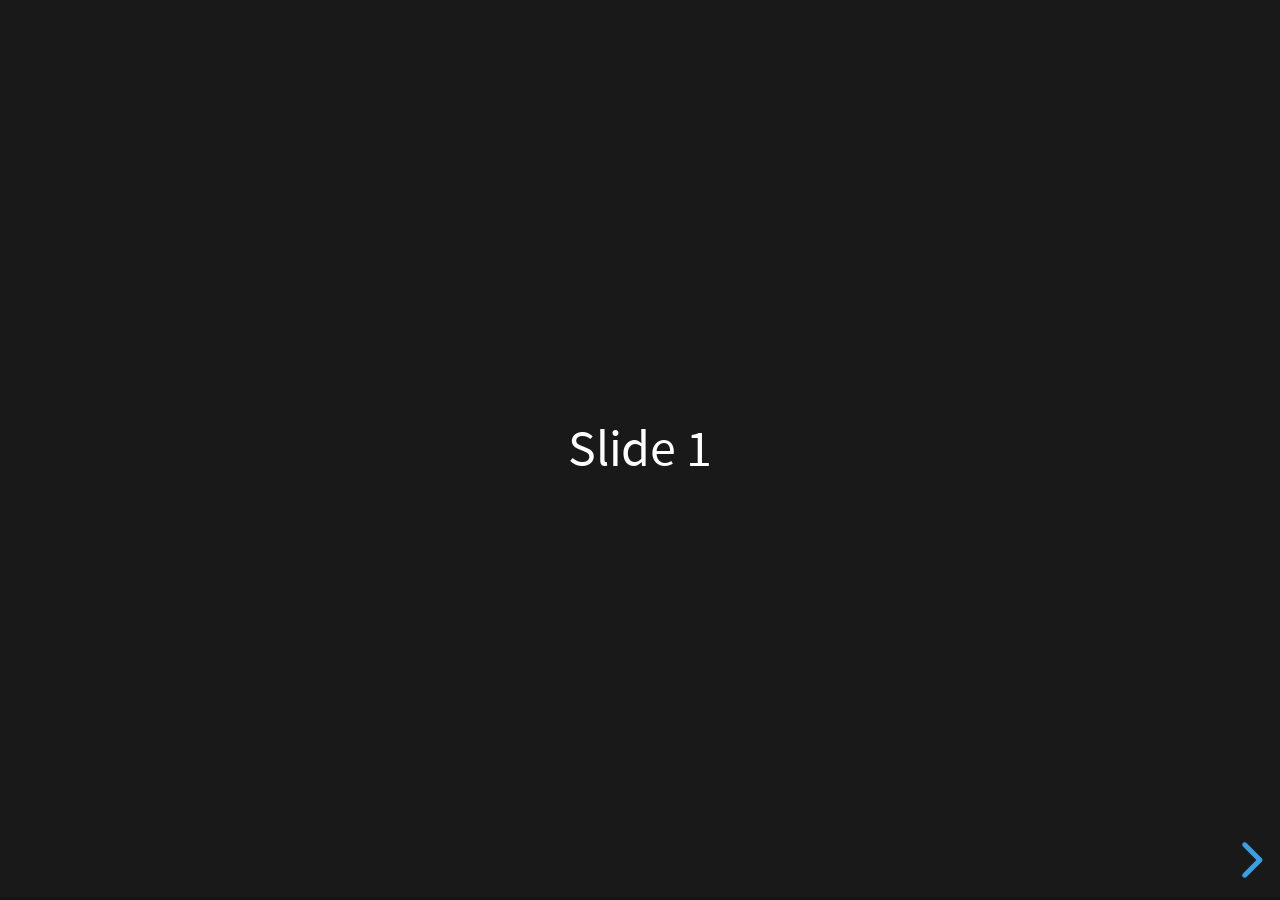
<file: lib/reveal.js/index.html>
<!doctype html>
<html lang="en">
	<head>
		<meta charset="utf-8">
		<meta name="viewport" content="width=device-width, initial-scale=1.0, maximum-scale=1.0, user-scalable=no">

		<title>reveal.js</title>

		<link rel="stylesheet" href="dist/reset.css">
		<link rel="stylesheet" href="dist/reveal.css">
		<link rel="stylesheet" href="dist/theme/black.css">

		<!-- Theme used for syntax highlighted code -->
		<link rel="stylesheet" href="plugin/highlight/monokai.css">
	</head>
	<body>
		<div class="reveal">
			<div class="slides">
				<section>Slide 1</section>
				<section>Slide 2</section>
			</div>
		</div>

		<script src="dist/reveal.js"></script>
		<script src="plugin/notes/notes.js"></script>
		<script src="plugin/markdown/markdown.js"></script>
		<script src="plugin/highlight/highlight.js"></script>
		<script>
			// More info about initialization & config:
			// - https://revealjs.com/initialization/
			// - https://revealjs.com/config/
			Reveal.initialize({
				hash: true,

				// Learn about plugins: https://revealjs.com/plugins/
				plugins: [ RevealMarkdown, RevealHighlight, RevealNotes ]
			});
		</script>
	</body>
</html>
</file>
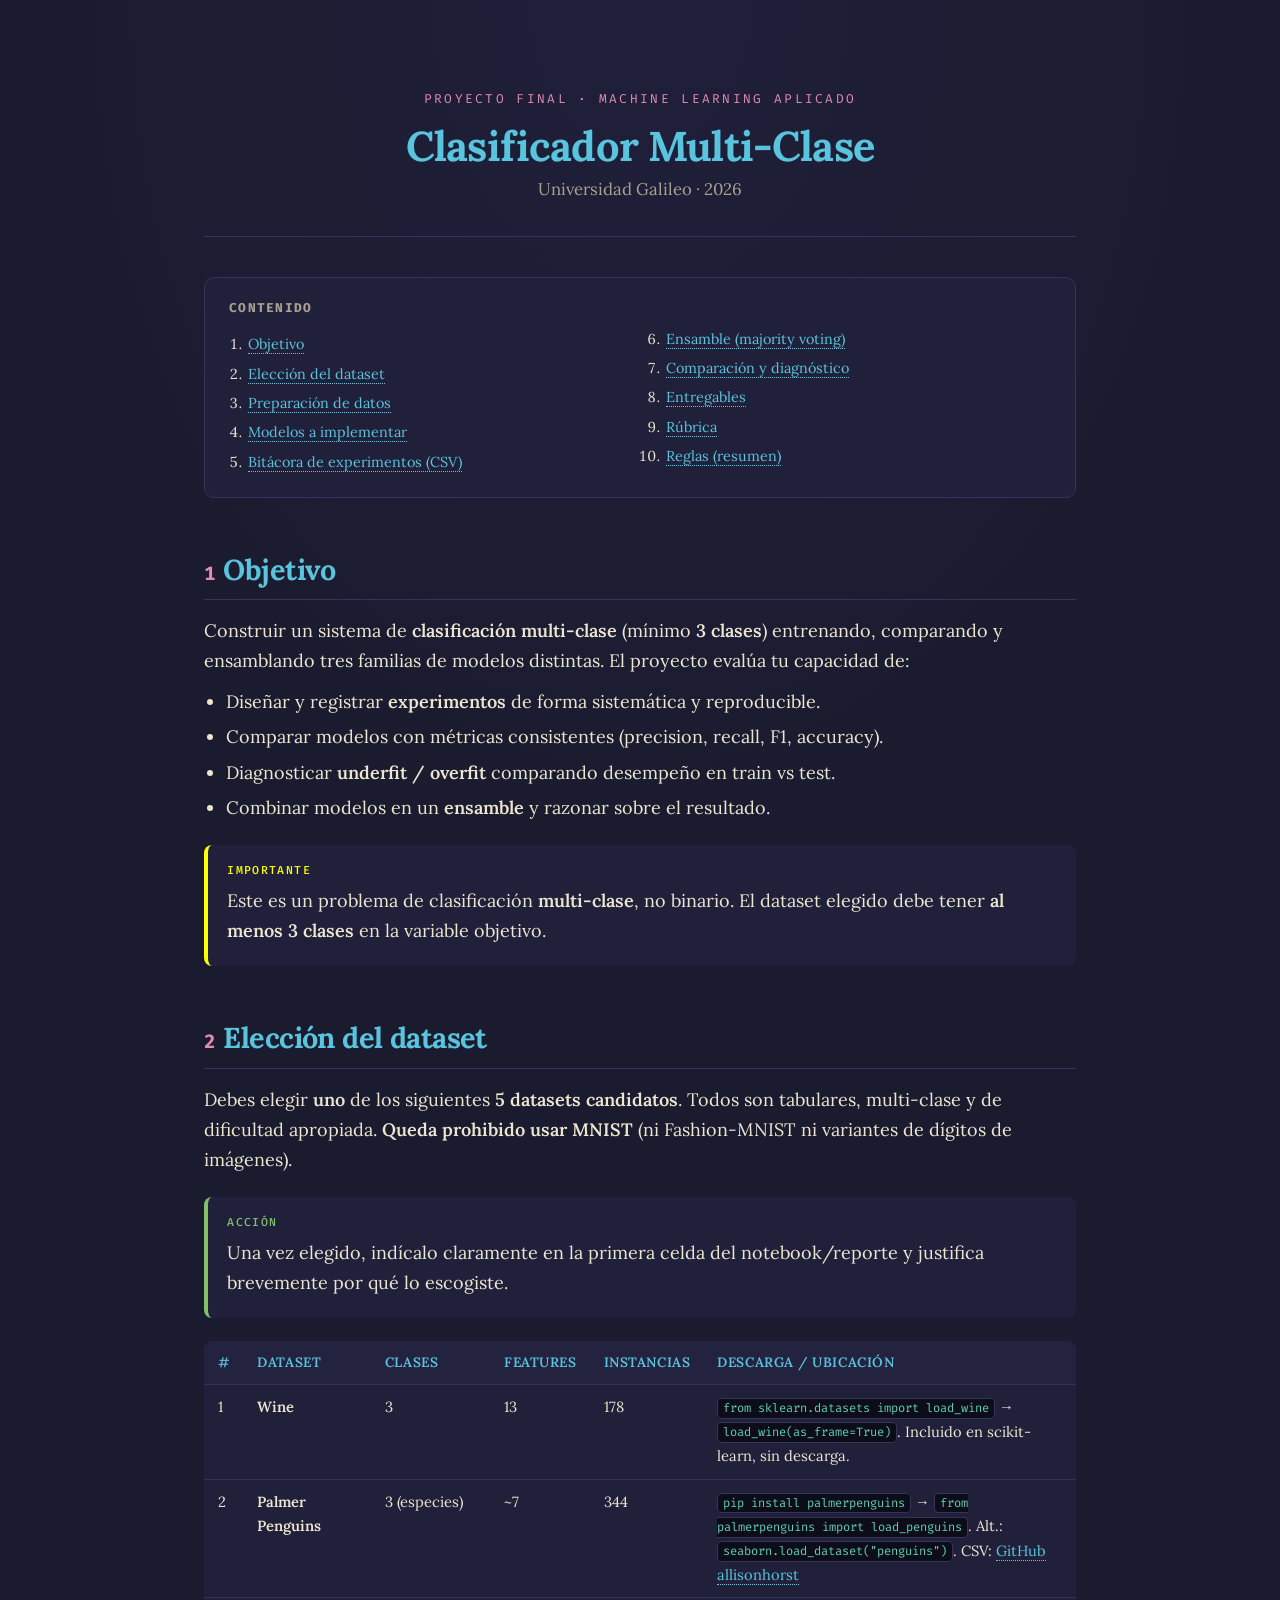
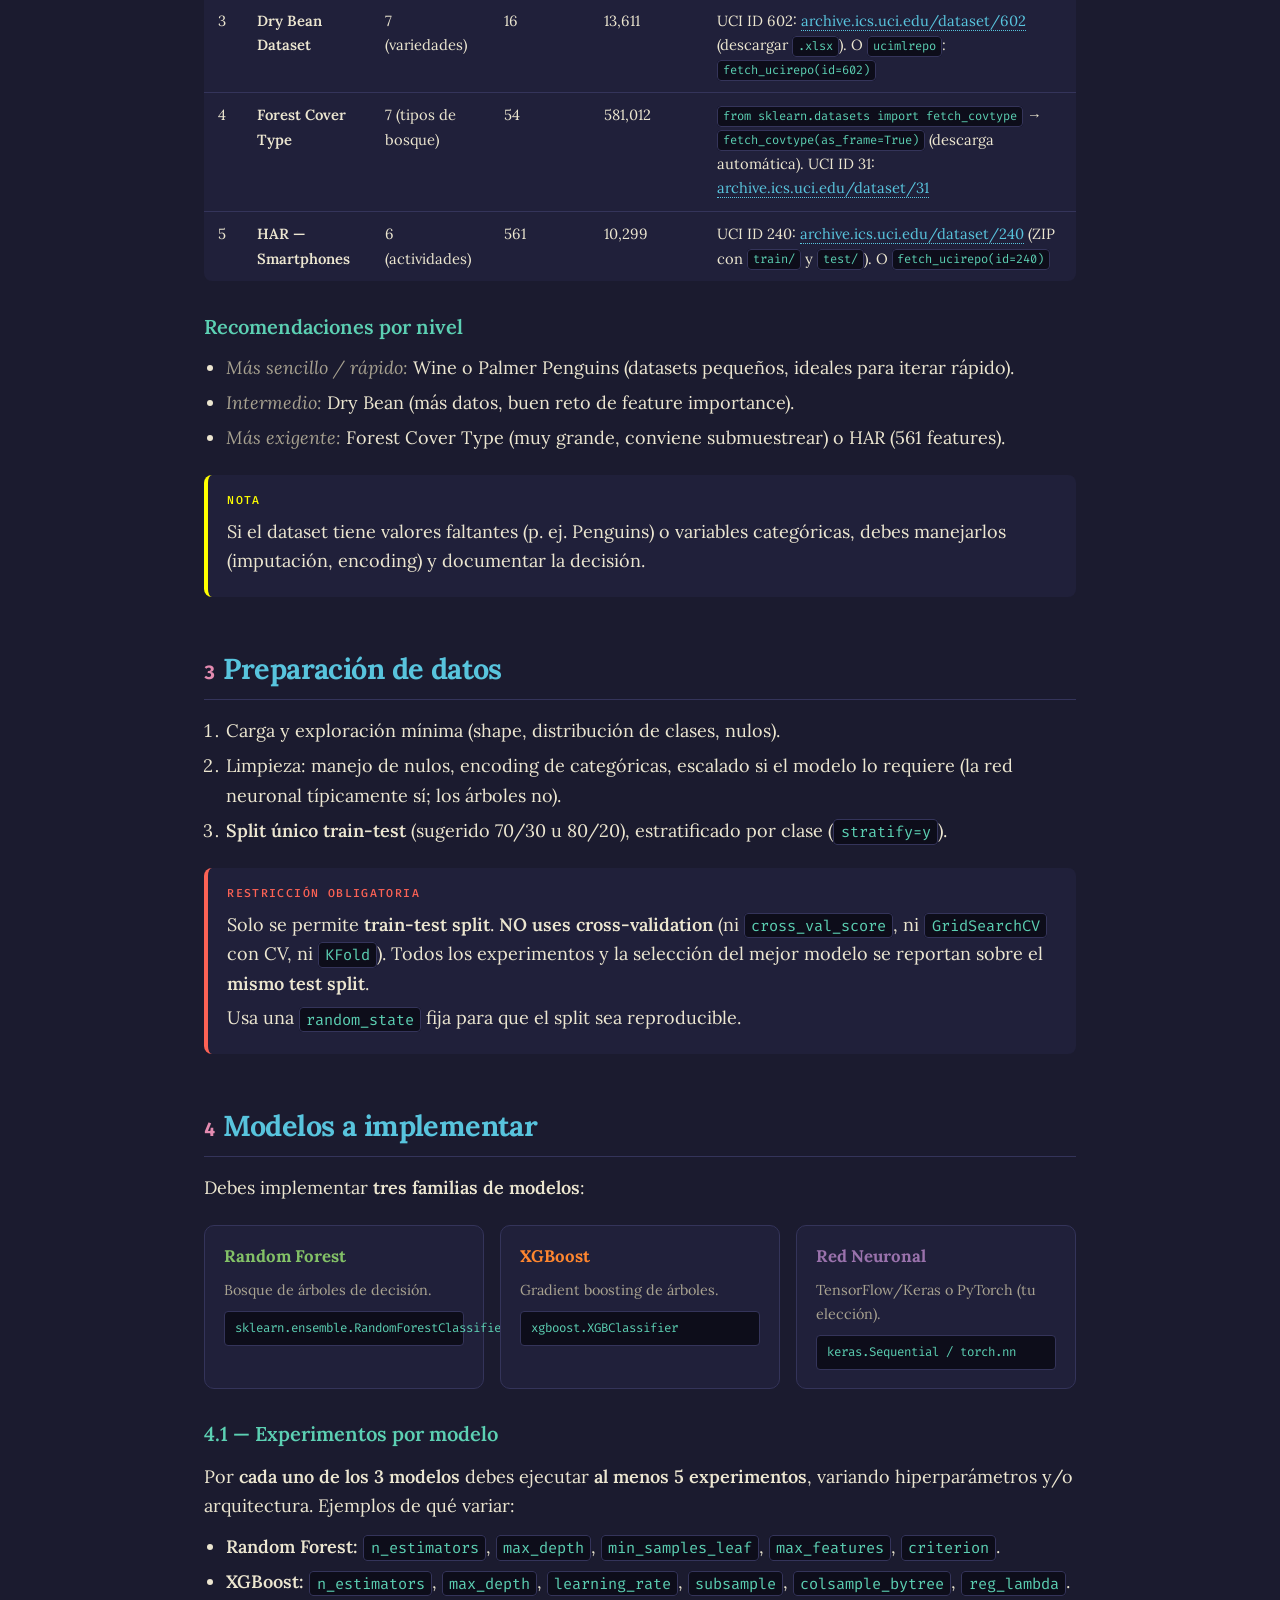
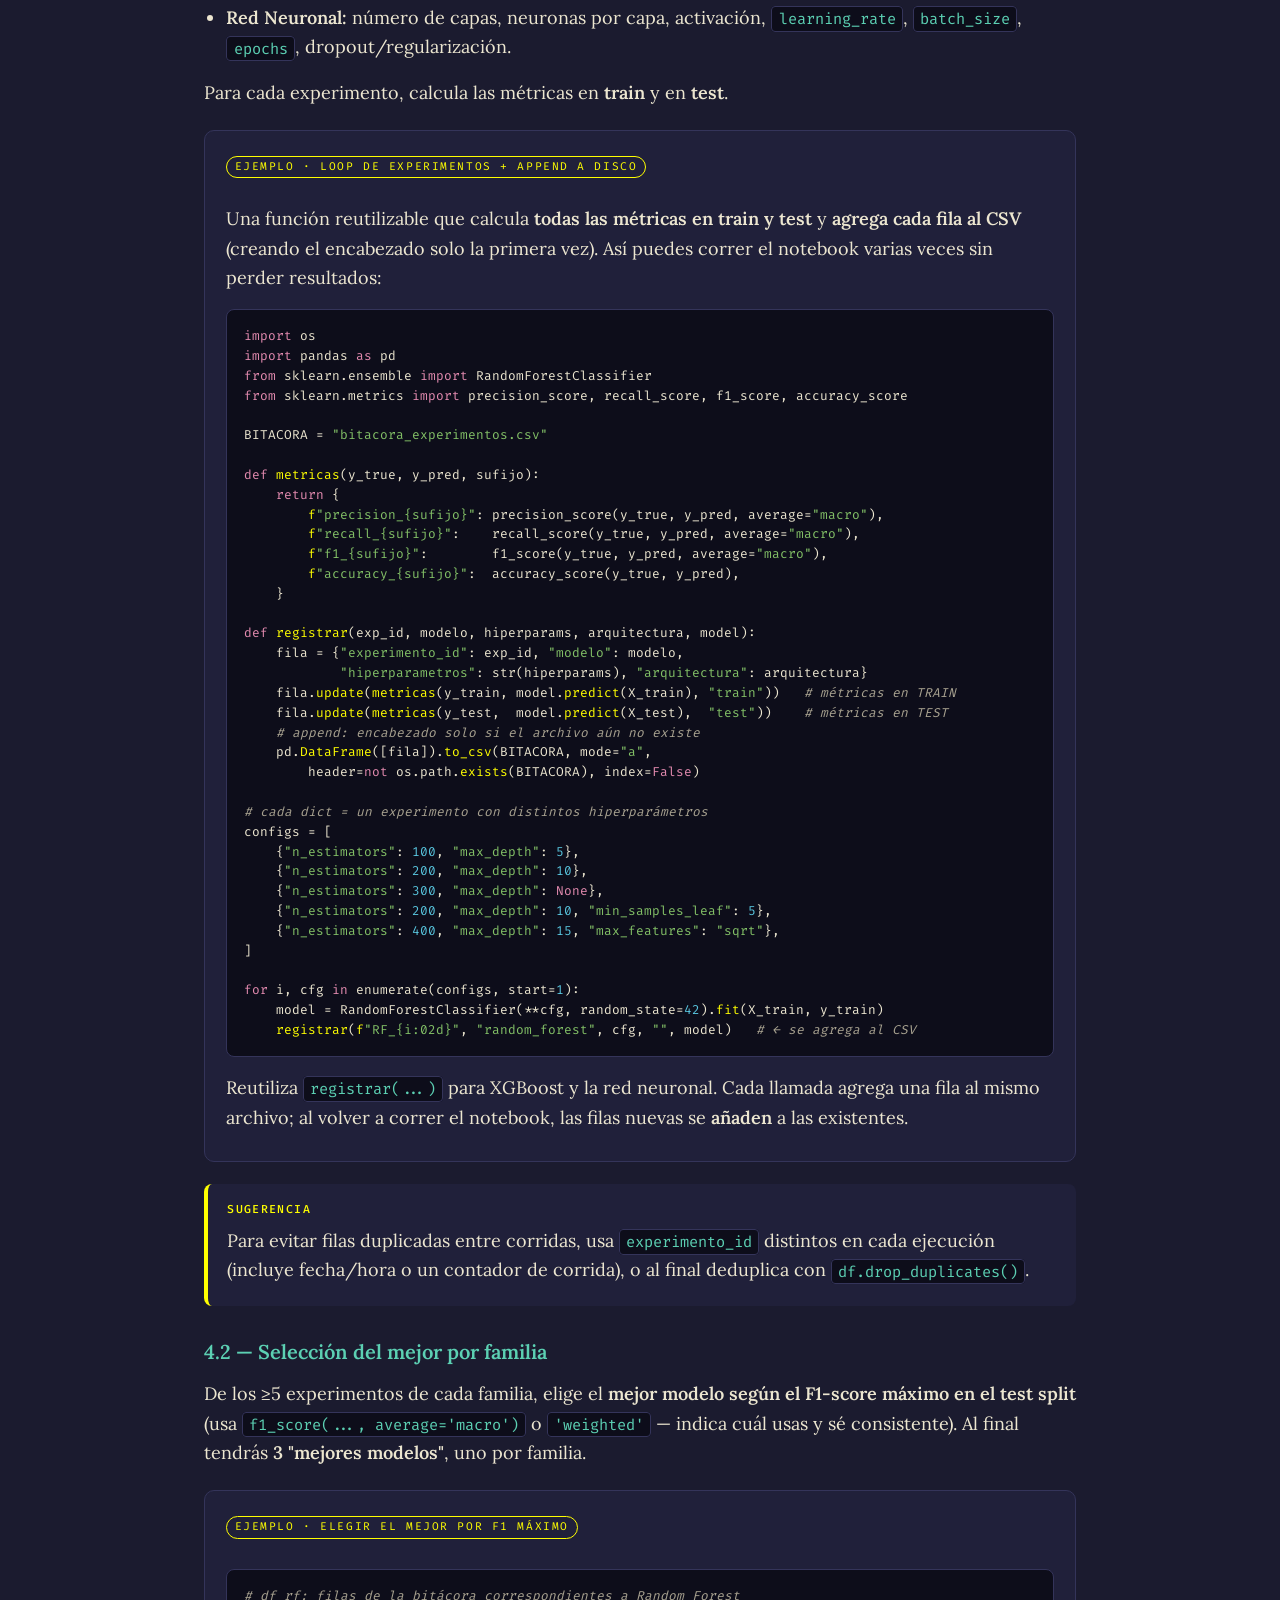
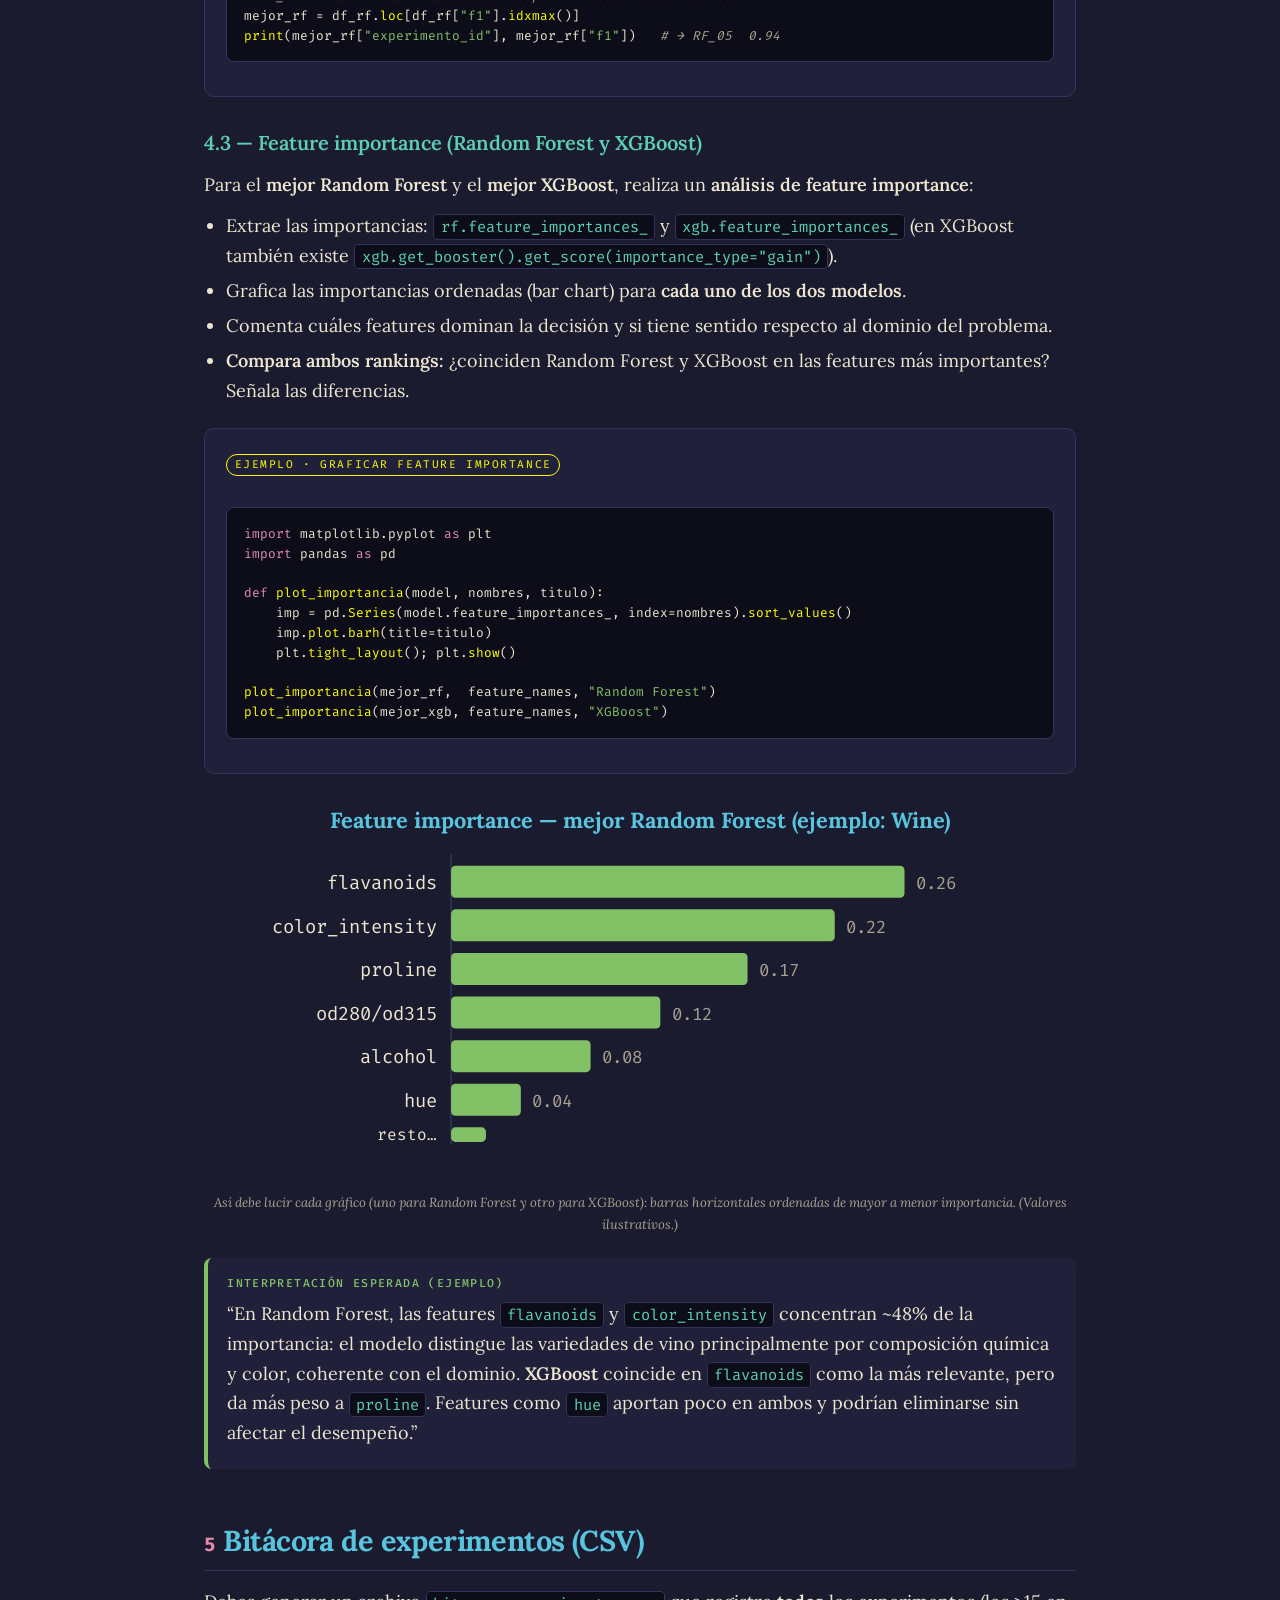
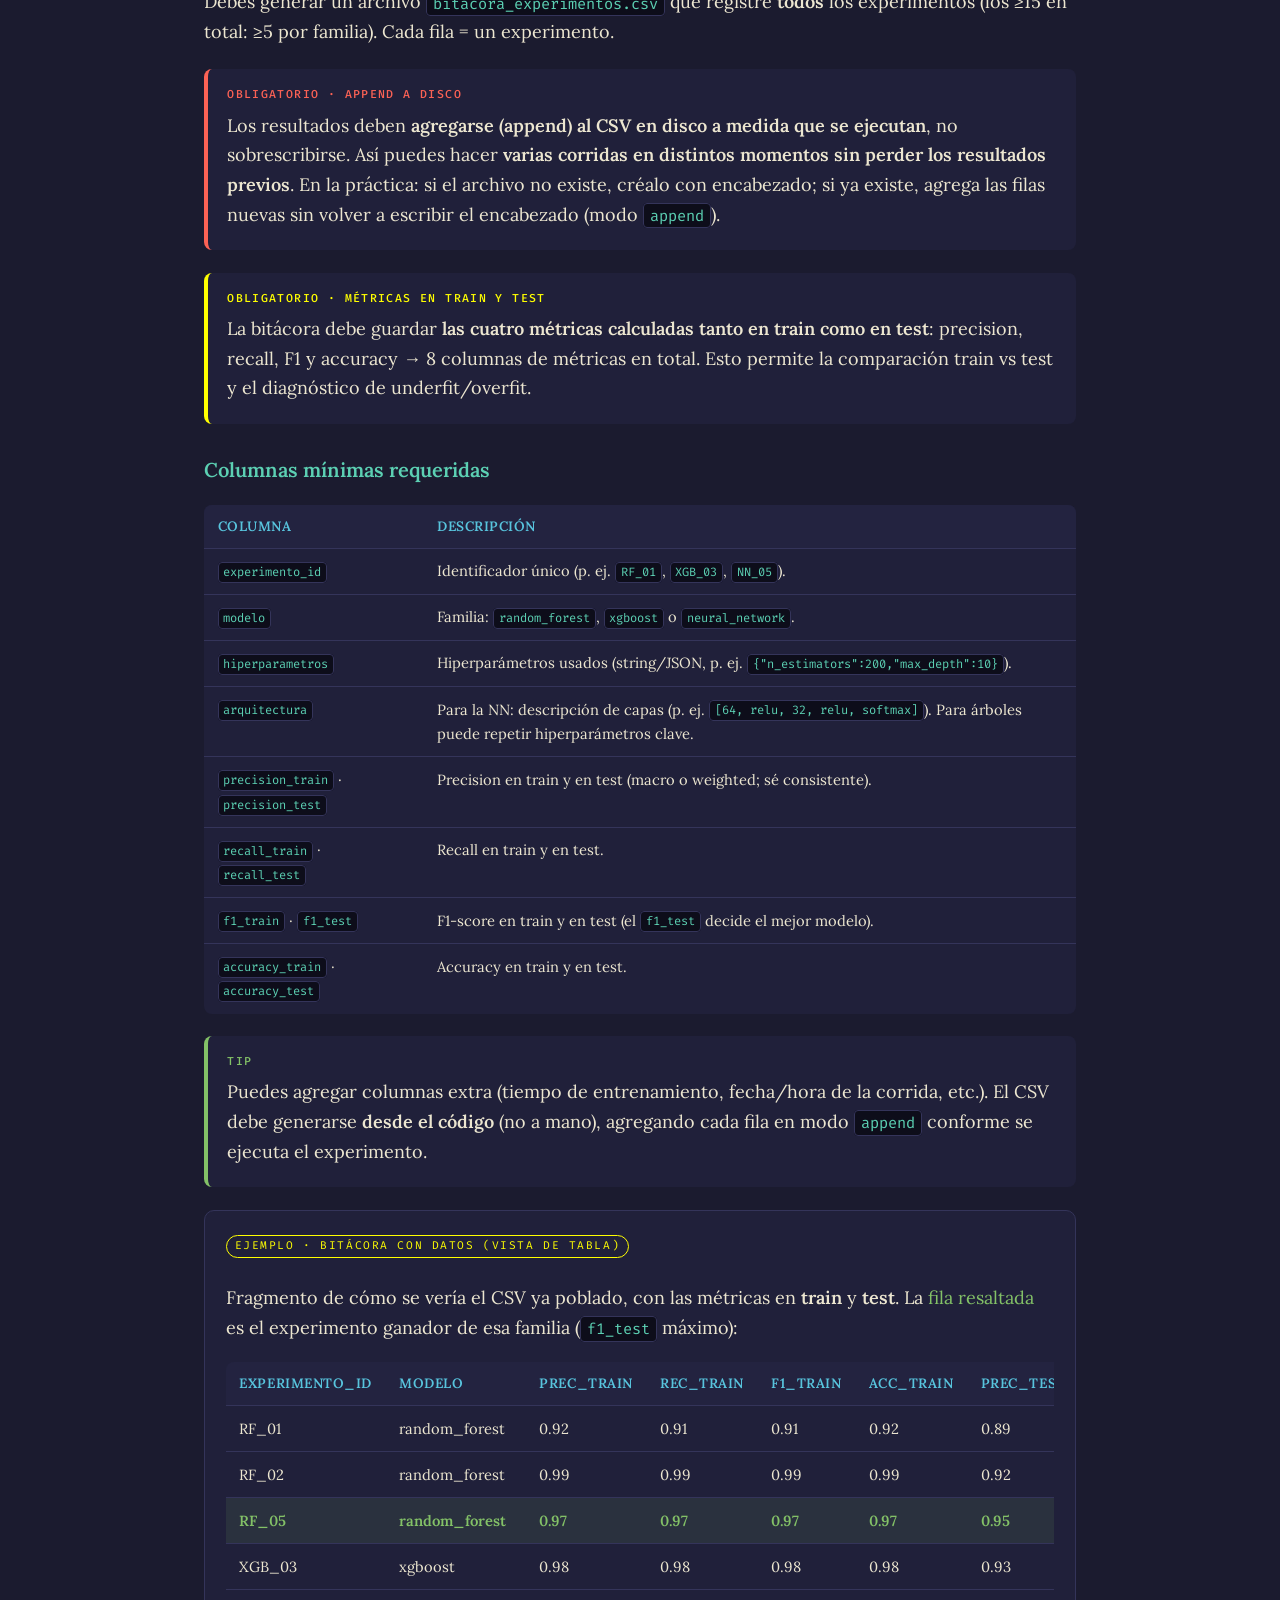
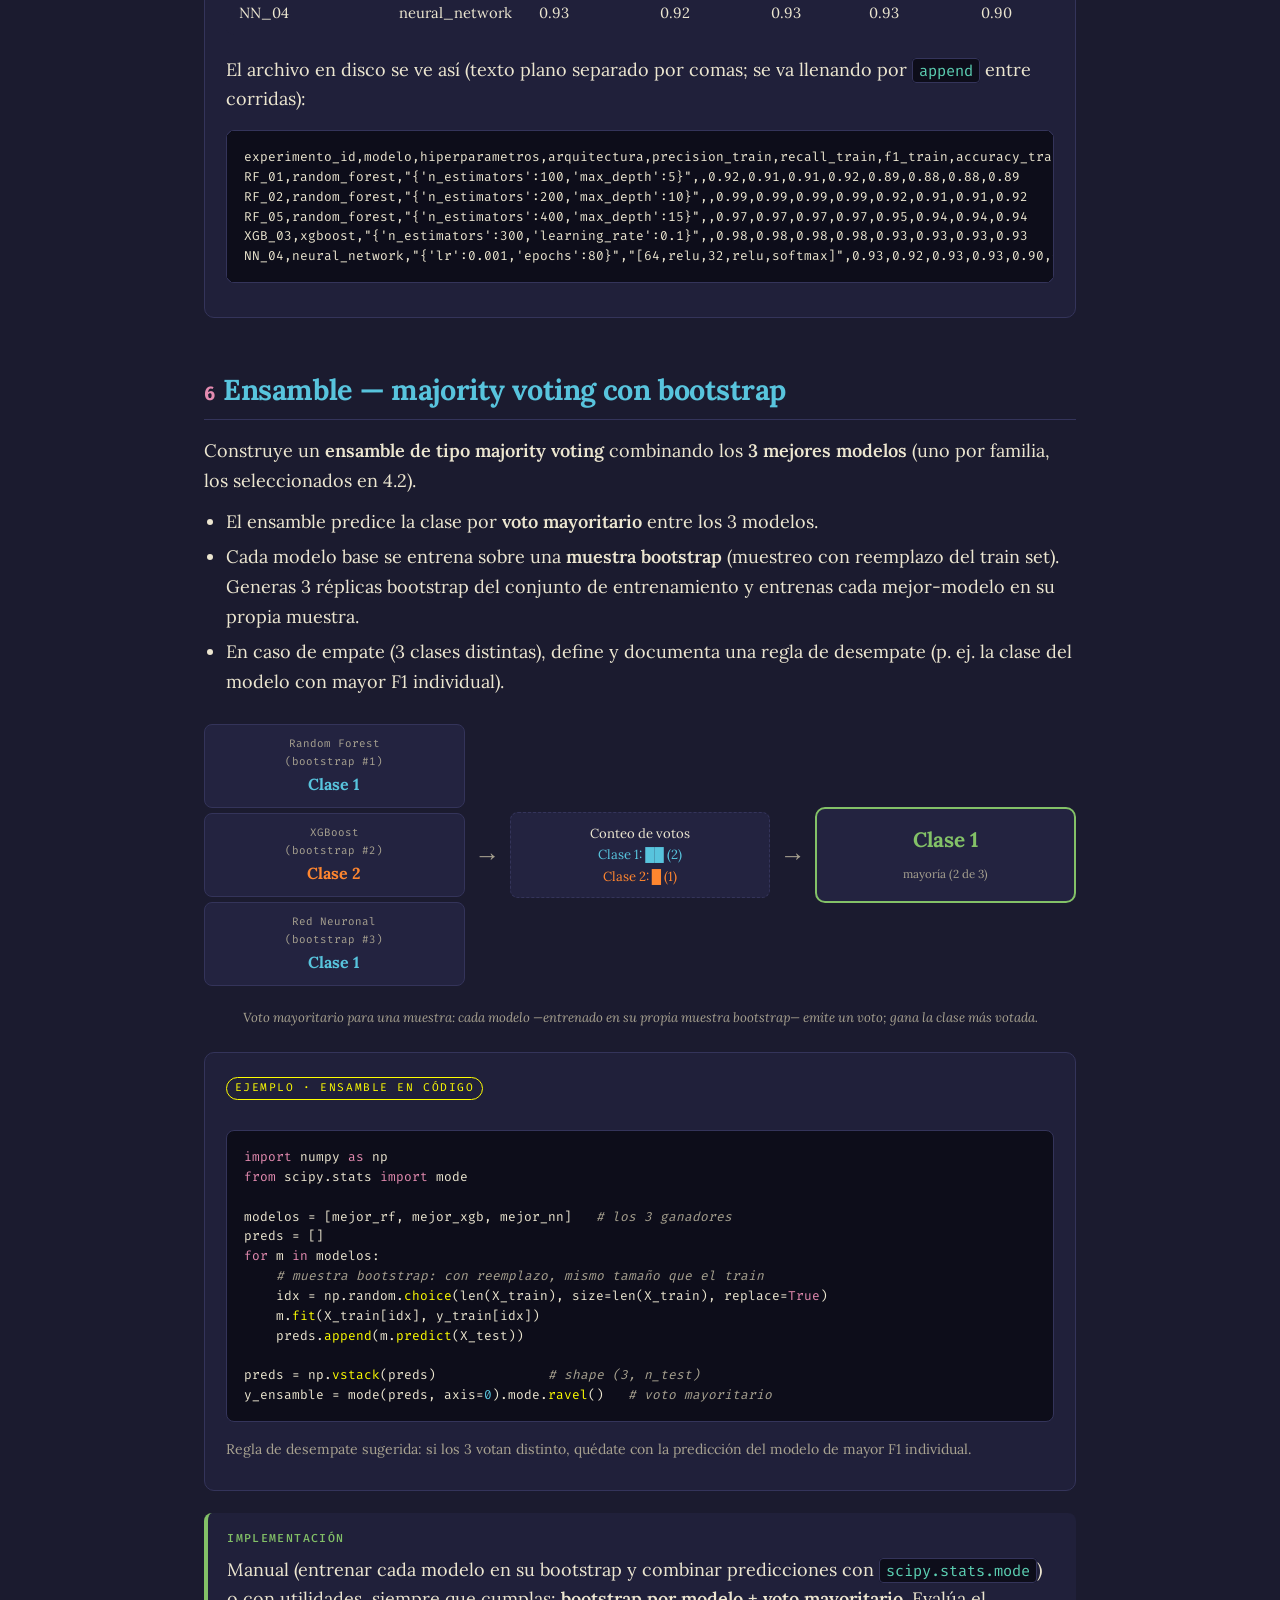
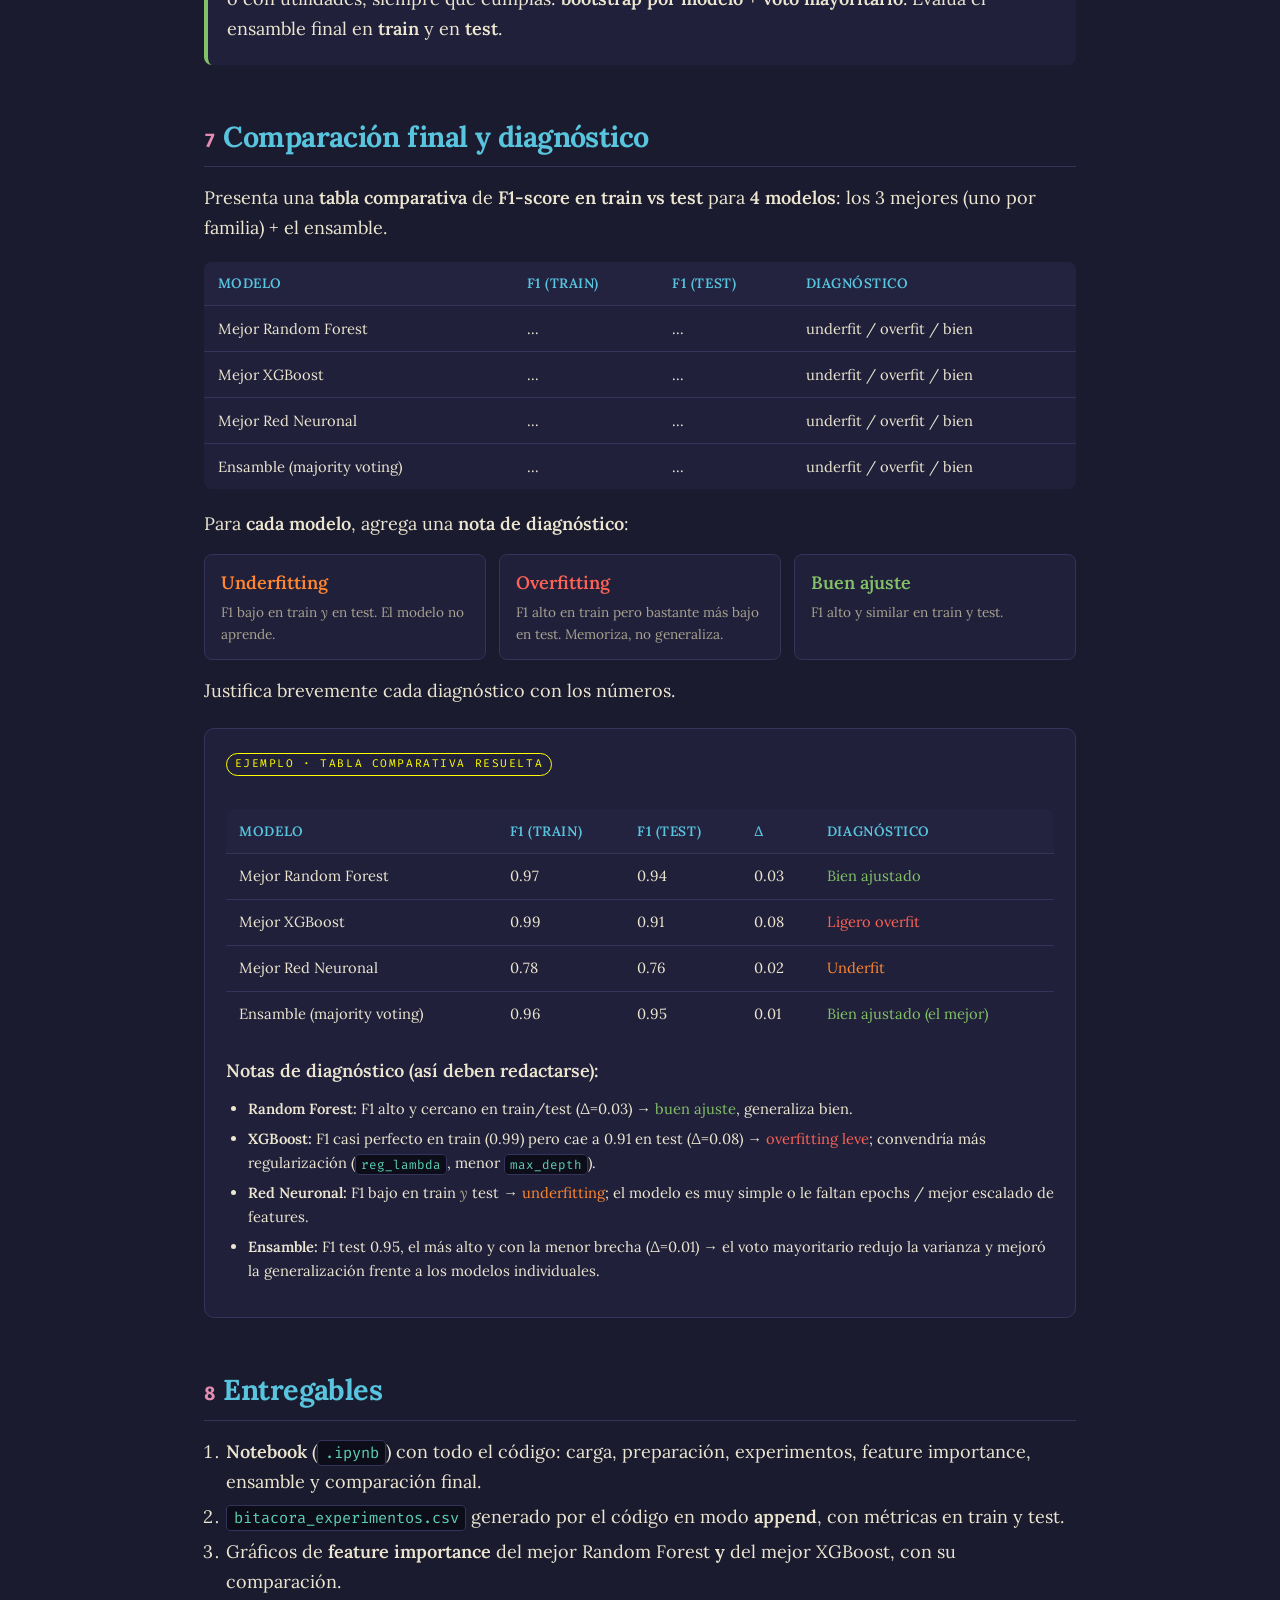
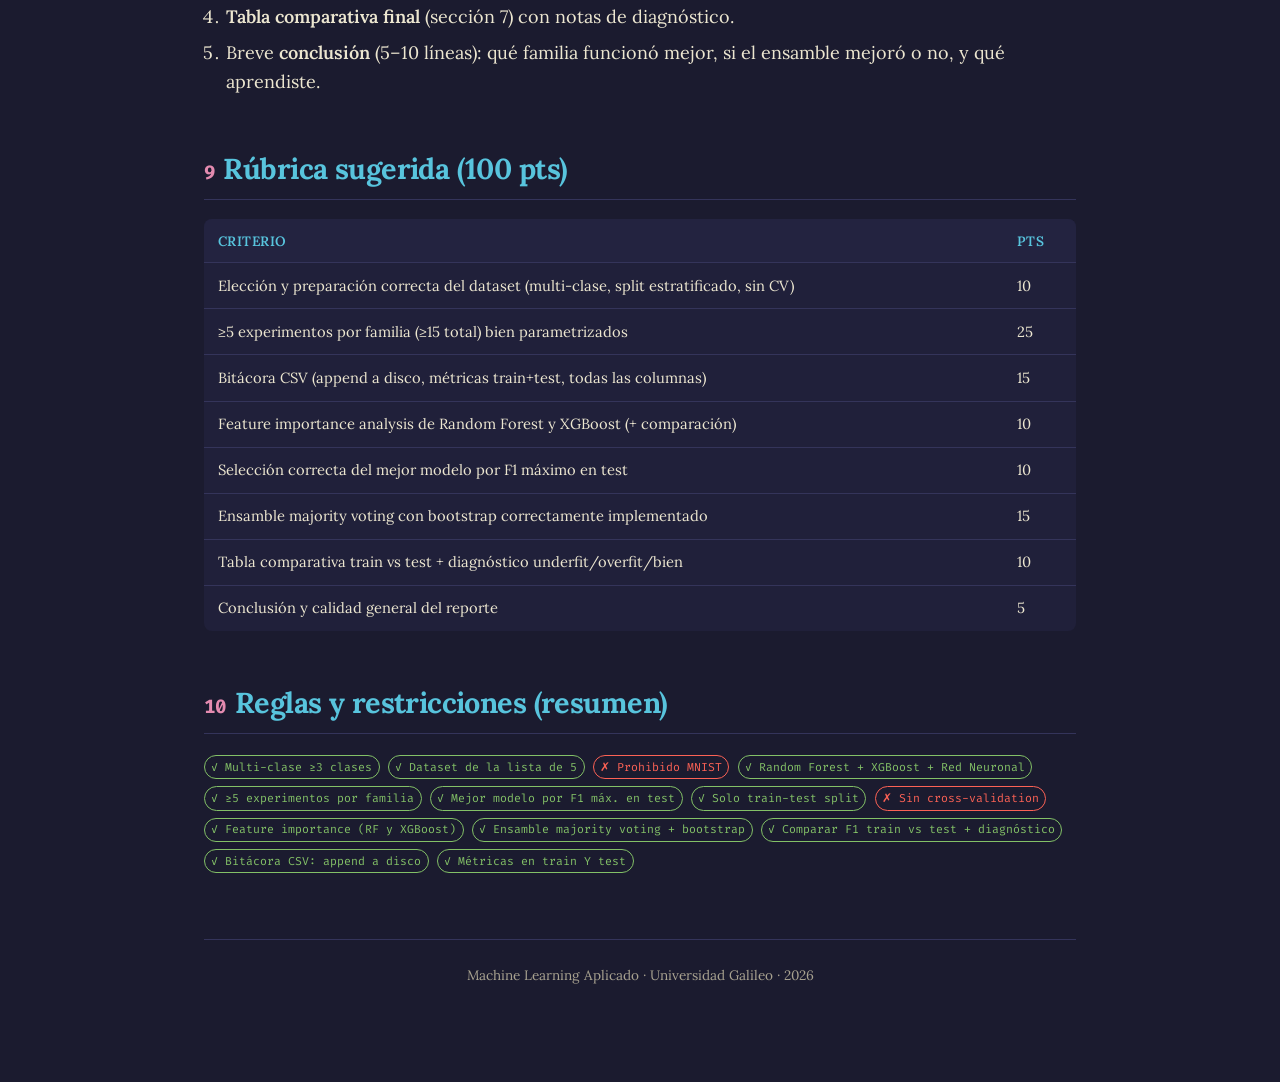
<file: proyecto/proyecto_clasificador_multiclase.html>
<!DOCTYPE html>
<html lang="es">
<head>
<meta charset="utf-8">
<meta name="viewport" content="width=device-width, initial-scale=1.0">
<title>Proyecto Final — Clasificador Multi-Clase | Machine Learning Aplicado · Galileo 2026</title>
<link rel="preconnect" href="https://fonts.googleapis.com">
<link rel="preconnect" href="https://fonts.gstatic.com" crossorigin>
<link href="https://fonts.googleapis.com/css2?family=Lora:ital,wght@0,400;0,600;0,700;1,400&family=Fira+Code:wght@400;500&display=swap" rel="stylesheet">
<style>
  :root {
    --c-bg: #1b1b2f;
    --c-bg-light: #232340;
    --c-bg-card: #20203a;
    --c-text: #ece6d0;
    --c-text-dim: #a8a290;
    --c-blue: #58C4DD;
    --c-yellow: #FFFF00;
    --c-green: #83C167;
    --c-red: #FC6255;
    --c-orange: #FF862F;
    --c-purple: #9A72AC;
    --c-teal: #5CD0B3;
    --c-pink: #E48BB0;
    --c-code-bg: #0d0d1a;
    --c-border: #34345a;
  }

  * { box-sizing: border-box; }

  html { scroll-behavior: smooth; }

  body {
    margin: 0;
    background: var(--c-bg);
    background-image: radial-gradient(ellipse at top, #1f1f3a 0%, #1b1b2f 70%);
    background-attachment: fixed;
    color: var(--c-text);
    font-family: 'Lora', Georgia, serif;
    font-size: 18px;
    line-height: 1.65;
  }

  .wrap {
    max-width: 920px;
    margin: 0 auto;
    padding: 3rem 1.5rem 6rem;
  }

  /* ---- Header ---- */
  header.hero {
    text-align: center;
    padding: 2.5rem 1rem 2rem;
    border-bottom: 1px solid var(--c-border);
    margin-bottom: 2.5rem;
  }
  header.hero .eyebrow {
    color: var(--c-pink);
    font-family: 'Fira Code', monospace;
    font-size: 0.8rem;
    letter-spacing: 0.18em;
    text-transform: uppercase;
    margin-bottom: 0.8rem;
  }
  header.hero h1 {
    color: var(--c-blue);
    font-size: 2.6rem;
    font-weight: 700;
    letter-spacing: -0.02em;
    margin: 0 0 0.4rem;
    line-height: 1.15;
  }
  header.hero .sub {
    color: var(--c-text-dim);
    font-size: 1.05rem;
  }

  /* ---- Headings ---- */
  h2 {
    color: var(--c-blue);
    font-size: 1.8rem;
    font-weight: 700;
    letter-spacing: -0.02em;
    margin: 3rem 0 1rem;
    padding-bottom: 0.4rem;
    border-bottom: 1px solid var(--c-border);
  }
  h2 .num {
    color: var(--c-pink);
    font-family: 'Fira Code', monospace;
    font-size: 1.2rem;
    margin-right: 0.5rem;
  }
  h3 {
    color: var(--c-teal);
    font-size: 1.25rem;
    font-weight: 600;
    margin: 1.8rem 0 0.6rem;
  }

  p { margin: 0.7rem 0; }

  a { color: var(--c-blue); text-decoration: none; border-bottom: 1px dotted var(--c-blue); }
  a:hover { color: var(--c-teal); border-bottom-style: solid; }

  ul, ol { margin: 0.6rem 0 1rem; padding-left: 1.4rem; }
  li { margin: 0.35rem 0; }

  strong { color: var(--c-text); font-weight: 600; }
  em { color: var(--c-text-dim); }

  code {
    font-family: 'Fira Code', monospace;
    font-size: 0.85em;
    background: var(--c-code-bg);
    color: var(--c-teal);
    padding: 0.12em 0.4em;
    border-radius: 4px;
    border: 1px solid var(--c-border);
  }

  /* ---- Tables ---- */
  .table-scroll { overflow-x: auto; margin: 1.2rem 0; }
  table {
    border-collapse: collapse;
    width: 100%;
    font-size: 0.92rem;
    background: var(--c-bg-card);
    border-radius: 8px;
    overflow: hidden;
  }
  th, td {
    text-align: left;
    padding: 0.65rem 0.85rem;
    border-bottom: 1px solid var(--c-border);
    vertical-align: top;
  }
  th {
    background: var(--c-bg-light);
    color: var(--c-blue);
    font-weight: 600;
    font-size: 0.85rem;
    text-transform: uppercase;
    letter-spacing: 0.04em;
  }
  tr:last-child td { border-bottom: none; }
  td code { font-size: 0.82em; }

  /* ---- Callouts ---- */
  .callout {
    border-radius: 8px;
    padding: 1rem 1.2rem;
    margin: 1.4rem 0;
    border-left: 4px solid var(--c-blue);
    background: var(--c-bg-card);
  }
  .callout p { margin: 0.3rem 0; }
  .callout.warn { border-left-color: var(--c-red); }
  .callout.warn .tag { color: var(--c-red); }
  .callout.note { border-left-color: var(--c-yellow); }
  .callout.note .tag { color: var(--c-yellow); }
  .callout.tip { border-left-color: var(--c-green); }
  .callout.tip .tag { color: var(--c-green); }
  .callout .tag {
    font-family: 'Fira Code', monospace;
    font-size: 0.72rem;
    letter-spacing: 0.12em;
    text-transform: uppercase;
    color: var(--c-blue);
    display: block;
    margin-bottom: 0.4rem;
    font-weight: 500;
  }

  /* ---- Model / step cards ---- */
  .cards { display: grid; grid-template-columns: repeat(auto-fit, minmax(220px, 1fr)); gap: 1rem; margin: 1.4rem 0; }
  .card {
    background: var(--c-bg-card);
    border: 1px solid var(--c-border);
    border-radius: 10px;
    padding: 1.1rem 1.2rem;
  }
  .card h4 { margin: 0 0 0.5rem; font-size: 1.05rem; }
  .card.rf h4 { color: var(--c-green); }
  .card.xgb h4 { color: var(--c-orange); }
  .card.nn h4 { color: var(--c-purple); }
  .card p { font-size: 0.9rem; margin: 0.3rem 0; color: var(--c-text-dim); }
  .card code { display: block; margin-top: 0.5rem; font-size: 0.78rem; color: var(--c-teal); background: var(--c-code-bg); padding: 0.4rem 0.6rem; }

  .pill {
    display: inline-block;
    font-family: 'Fira Code', monospace;
    font-size: 0.72rem;
    padding: 0.15em 0.55em;
    border-radius: 999px;
    border: 1px solid var(--c-border);
    color: var(--c-text-dim);
    margin: 0.1rem 0.2rem 0.1rem 0;
  }
  .pill.ok { color: var(--c-green); border-color: var(--c-green); }
  .pill.no { color: var(--c-red); border-color: var(--c-red); }

  /* ---- Diagnosis legend ---- */
  .diag { display: flex; flex-wrap: wrap; gap: 0.8rem; margin: 1rem 0; }
  .diag > div { flex: 1 1 200px; background: var(--c-bg-card); border: 1px solid var(--c-border); border-radius: 8px; padding: 0.8rem 1rem; }
  .diag .u { color: var(--c-orange); font-weight: 600; }
  .diag .o { color: var(--c-red); font-weight: 600; }
  .diag .g { color: var(--c-green); font-weight: 600; }
  .diag small { color: var(--c-text-dim); display: block; font-size: 0.85rem; margin-top: 0.2rem; }

  /* ---- Examples / figures ---- */
  figure { margin: 1.4rem 0; }
  figcaption {
    color: var(--c-text-dim);
    font-size: 0.82rem;
    font-style: italic;
    text-align: center;
    margin-top: 0.6rem;
  }
  .example {
    background: var(--c-bg-card);
    border: 1px solid var(--c-border);
    border-radius: 10px;
    padding: 1.1rem 1.3rem;
    margin: 1.4rem 0;
  }
  .example > .label {
    display: inline-block;
    font-family: 'Fira Code', monospace;
    font-size: 0.7rem;
    letter-spacing: 0.14em;
    text-transform: uppercase;
    color: var(--c-yellow);
    border: 1px solid var(--c-yellow);
    border-radius: 999px;
    padding: 0.1em 0.7em;
    margin-bottom: 0.9rem;
  }
  pre {
    background: var(--c-code-bg);
    border: 1px solid var(--c-border);
    border-radius: 8px;
    padding: 1rem 1.1rem;
    overflow-x: auto;
    font-family: 'Fira Code', monospace;
    font-size: 0.8rem;
    line-height: 1.55;
    color: var(--c-text);
    margin: 1rem 0;
  }
  pre code { background: none; border: none; padding: 0; color: inherit; font-size: inherit; }
  /* minimal token coloring */
  pre .k { color: var(--c-pink); }      /* keyword */
  pre .s { color: var(--c-green); }     /* string */
  pre .n { color: var(--c-blue); }      /* number */
  pre .c { color: var(--c-text-dim); font-style: italic; } /* comment */
  pre .f { color: var(--c-yellow); }    /* function/attr */

  .csv-best { color: var(--c-green); font-weight: 600; }
  .csv-best td { background: rgba(131,193,103,0.10); }

  /* vote diagram */
  .vote { display: grid; grid-template-columns: 1fr auto 1fr auto 1fr; align-items: center; gap: 0.6rem; margin: 1rem 0; }
  .vote .col { text-align: center; }
  .vote .voter { background: var(--c-bg-light); border: 1px solid var(--c-border); border-radius: 8px; padding: 0.6rem 0.5rem; margin: 0.35rem 0; font-size: 0.82rem; }
  .vote .voter .m { display: block; font-family: 'Fira Code', monospace; font-size: 0.68rem; color: var(--c-text-dim); }
  .vote .voter .v { font-weight: 700; font-size: 1rem; }
  .vote .arrow { color: var(--c-text-dim); font-size: 1.6rem; }
  .vote .result { background: var(--c-bg-light); border: 2px solid var(--c-green); border-radius: 10px; padding: 0.9rem 0.6rem; }
  .vote .result .v { color: var(--c-green); font-weight: 700; font-size: 1.3rem; display: block; }
  .vote .result small { color: var(--c-text-dim); font-size: 0.72rem; }
  .vc-a { color: var(--c-blue); }
  .vc-b { color: var(--c-orange); }
  .vc-c { color: var(--c-purple); }
  @media (max-width: 600px) {
    .vote { grid-template-columns: 1fr; }
    .vote .arrow { transform: rotate(90deg); }
  }

  footer {
    margin-top: 4rem;
    padding-top: 1.5rem;
    border-top: 1px solid var(--c-border);
    color: var(--c-text-dim);
    font-size: 0.85rem;
    text-align: center;
  }

  /* ---- TOC ---- */
  nav.toc {
    background: var(--c-bg-card);
    border: 1px solid var(--c-border);
    border-radius: 10px;
    padding: 1.2rem 1.5rem;
    margin-bottom: 2rem;
  }
  nav.toc h4 { margin: 0 0 0.6rem; color: var(--c-text-dim); font-size: 0.8rem; text-transform: uppercase; letter-spacing: 0.1em; font-family: 'Fira Code', monospace; }
  nav.toc ol { columns: 2; column-gap: 2rem; margin: 0; padding-left: 1.2rem; font-size: 0.9rem; }

  @media (max-width: 600px) {
    header.hero h1 { font-size: 2rem; }
    nav.toc ol { columns: 1; }
    body { font-size: 17px; }
  }
</style>
</head>
<body>
<div class="wrap">

  <header class="hero">
    <div class="eyebrow">Proyecto Final · Machine Learning Aplicado</div>
    <h1>Clasificador Multi-Clase</h1>
    <div class="sub">Universidad Galileo · 2026</div>
  </header>

  <nav class="toc">
    <h4>Contenido</h4>
    <ol>
      <li><a href="#objetivo">Objetivo</a></li>
      <li><a href="#dataset">Elección del dataset</a></li>
      <li><a href="#datos">Preparación de datos</a></li>
      <li><a href="#modelos">Modelos a implementar</a></li>
      <li><a href="#bitacora">Bitácora de experimentos (CSV)</a></li>
      <li><a href="#ensamble">Ensamble (majority voting)</a></li>
      <li><a href="#comparacion">Comparación y diagnóstico</a></li>
      <li><a href="#entregables">Entregables</a></li>
      <li><a href="#rubrica">Rúbrica</a></li>
      <li><a href="#reglas">Reglas (resumen)</a></li>
    </ol>
  </nav>

  <h2 id="objetivo"><span class="num">1</span>Objetivo</h2>
  <p>Construir un sistema de <strong>clasificación multi-clase</strong> (mínimo <strong>3 clases</strong>) entrenando, comparando y ensamblando tres familias de modelos distintas. El proyecto evalúa tu capacidad de:</p>
  <ul>
    <li>Diseñar y registrar <strong>experimentos</strong> de forma sistemática y reproducible.</li>
    <li>Comparar modelos con métricas consistentes (precision, recall, F1, accuracy).</li>
    <li>Diagnosticar <strong>underfit / overfit</strong> comparando desempeño en train vs test.</li>
    <li>Combinar modelos en un <strong>ensamble</strong> y razonar sobre el resultado.</li>
  </ul>
  <div class="callout note">
    <span class="tag">Importante</span>
    <p>Este es un problema de clasificación <strong>multi-clase</strong>, no binario. El dataset elegido debe tener <strong>al menos 3 clases</strong> en la variable objetivo.</p>
  </div>

  <h2 id="dataset"><span class="num">2</span>Elección del dataset</h2>
  <p>Debes elegir <strong>uno</strong> de los siguientes <strong>5 datasets candidatos</strong>. Todos son tabulares, multi-clase y de dificultad apropiada. <strong>Queda prohibido usar MNIST</strong> (ni Fashion-MNIST ni variantes de dígitos de imágenes).</p>
  <div class="callout tip">
    <span class="tag">Acción</span>
    <p>Una vez elegido, indícalo claramente en la primera celda del notebook/reporte y justifica brevemente por qué lo escogiste.</p>
  </div>
  <div class="table-scroll">
  <table>
    <thead><tr><th>#</th><th>Dataset</th><th>Clases</th><th>Features</th><th>Instancias</th><th>Descarga / Ubicación</th></tr></thead>
    <tbody>
      <tr>
        <td>1</td><td><strong>Wine</strong></td><td>3</td><td>13</td><td>178</td>
        <td><code>from sklearn.datasets import load_wine</code> → <code>load_wine(as_frame=True)</code>. Incluido en scikit-learn, sin descarga.</td>
      </tr>
      <tr>
        <td>2</td><td><strong>Palmer Penguins</strong></td><td>3 (especies)</td><td>~7</td><td>344</td>
        <td><code>pip install palmerpenguins</code> → <code>from palmerpenguins import load_penguins</code>. Alt.: <code>seaborn.load_dataset("penguins")</code>. CSV: <a href="https://raw.githubusercontent.com/allisonhorst/palmerpenguins/main/inst/extdata/penguins.csv" target="_blank" rel="noopener">GitHub allisonhorst</a></td>
      </tr>
      <tr>
        <td>3</td><td><strong>Dry Bean Dataset</strong></td><td>7 (variedades)</td><td>16</td><td>13,611</td>
        <td>UCI ID 602: <a href="https://archive.ics.uci.edu/dataset/602/dry+bean+dataset" target="_blank" rel="noopener">archive.ics.uci.edu/dataset/602</a> (descargar <code>.xlsx</code>). O <code>ucimlrepo</code>: <code>fetch_ucirepo(id=602)</code></td>
      </tr>
      <tr>
        <td>4</td><td><strong>Forest Cover Type</strong></td><td>7 (tipos de bosque)</td><td>54</td><td>581,012</td>
        <td><code>from sklearn.datasets import fetch_covtype</code> → <code>fetch_covtype(as_frame=True)</code> (descarga automática). UCI ID 31: <a href="https://archive.ics.uci.edu/dataset/31/covertype" target="_blank" rel="noopener">archive.ics.uci.edu/dataset/31</a></td>
      </tr>
      <tr>
        <td>5</td><td><strong>HAR — Smartphones</strong></td><td>6 (actividades)</td><td>561</td><td>10,299</td>
        <td>UCI ID 240: <a href="https://archive.ics.uci.edu/dataset/240/human+activity+recognition+using+smartphones" target="_blank" rel="noopener">archive.ics.uci.edu/dataset/240</a> (ZIP con <code>train/</code> y <code>test/</code>). O <code>fetch_ucirepo(id=240)</code></td>
      </tr>
    </tbody>
  </table>
  </div>
  <h3>Recomendaciones por nivel</h3>
  <ul>
    <li><em>Más sencillo / rápido:</em> Wine o Palmer Penguins (datasets pequeños, ideales para iterar rápido).</li>
    <li><em>Intermedio:</em> Dry Bean (más datos, buen reto de feature importance).</li>
    <li><em>Más exigente:</em> Forest Cover Type (muy grande, conviene submuestrear) o HAR (561 features).</li>
  </ul>
  <div class="callout note">
    <span class="tag">Nota</span>
    <p>Si el dataset tiene valores faltantes (p. ej. Penguins) o variables categóricas, debes manejarlos (imputación, encoding) y documentar la decisión.</p>
  </div>

  <h2 id="datos"><span class="num">3</span>Preparación de datos</h2>
  <ol>
    <li>Carga y exploración mínima (shape, distribución de clases, nulos).</li>
    <li>Limpieza: manejo de nulos, encoding de categóricas, escalado si el modelo lo requiere (la red neuronal típicamente sí; los árboles no).</li>
    <li><strong>Split único train-test</strong> (sugerido 70/30 u 80/20), estratificado por clase (<code>stratify=y</code>).</li>
  </ol>
  <div class="callout warn">
    <span class="tag">Restricción obligatoria</span>
    <p>Solo se permite <strong>train-test split</strong>. <strong>NO uses cross-validation</strong> (ni <code>cross_val_score</code>, ni <code>GridSearchCV</code> con CV, ni <code>KFold</code>). Todos los experimentos y la selección del mejor modelo se reportan sobre el <strong>mismo test split</strong>.</p>
    <p>Usa una <code>random_state</code> fija para que el split sea reproducible.</p>
  </div>

  <h2 id="modelos"><span class="num">4</span>Modelos a implementar</h2>
  <p>Debes implementar <strong>tres familias de modelos</strong>:</p>
  <div class="cards">
    <div class="card rf">
      <h4>Random Forest</h4>
      <p>Bosque de árboles de decisión.</p>
      <code>sklearn.ensemble.RandomForestClassifier</code>
    </div>
    <div class="card xgb">
      <h4>XGBoost</h4>
      <p>Gradient boosting de árboles.</p>
      <code>xgboost.XGBClassifier</code>
    </div>
    <div class="card nn">
      <h4>Red Neuronal</h4>
      <p>TensorFlow/Keras o PyTorch (tu elección).</p>
      <code>keras.Sequential / torch.nn</code>
    </div>
  </div>

  <h3>4.1 — Experimentos por modelo</h3>
  <p>Por <strong>cada uno de los 3 modelos</strong> debes ejecutar <strong>al menos 5 experimentos</strong>, variando hiperparámetros y/o arquitectura. Ejemplos de qué variar:</p>
  <ul>
    <li><strong>Random Forest:</strong> <code>n_estimators</code>, <code>max_depth</code>, <code>min_samples_leaf</code>, <code>max_features</code>, <code>criterion</code>.</li>
    <li><strong>XGBoost:</strong> <code>n_estimators</code>, <code>max_depth</code>, <code>learning_rate</code>, <code>subsample</code>, <code>colsample_bytree</code>, <code>reg_lambda</code>.</li>
    <li><strong>Red Neuronal:</strong> número de capas, neuronas por capa, activación, <code>learning_rate</code>, <code>batch_size</code>, <code>epochs</code>, dropout/regularización.</li>
  </ul>
  <p>Para cada experimento, calcula las métricas en <strong>train</strong> y en <strong>test</strong>.</p>

  <div class="example">
    <span class="label">Ejemplo · loop de experimentos + append a disco</span>
    <p>Una función reutilizable que calcula <strong>todas las métricas en train y test</strong> y <strong>agrega cada fila al CSV</strong> (creando el encabezado solo la primera vez). Así puedes correr el notebook varias veces sin perder resultados:</p>
<pre><code><span class="k">import</span> os
<span class="k">import</span> pandas <span class="k">as</span> pd
<span class="k">from</span> sklearn.ensemble <span class="k">import</span> RandomForestClassifier
<span class="k">from</span> sklearn.metrics <span class="k">import</span> precision_score, recall_score, f1_score, accuracy_score

BITACORA = <span class="s">"bitacora_experimentos.csv"</span>

<span class="k">def</span> <span class="f">metricas</span>(y_true, y_pred, sufijo):
    <span class="k">return</span> {
        <span class="f">f</span><span class="s">"precision_{sufijo}"</span>: precision_score(y_true, y_pred, average=<span class="s">"macro"</span>),
        <span class="f">f</span><span class="s">"recall_{sufijo}"</span>:    recall_score(y_true, y_pred, average=<span class="s">"macro"</span>),
        <span class="f">f</span><span class="s">"f1_{sufijo}"</span>:        f1_score(y_true, y_pred, average=<span class="s">"macro"</span>),
        <span class="f">f</span><span class="s">"accuracy_{sufijo}"</span>:  accuracy_score(y_true, y_pred),
    }

<span class="k">def</span> <span class="f">registrar</span>(exp_id, modelo, hiperparams, arquitectura, model):
    fila = {<span class="s">"experimento_id"</span>: exp_id, <span class="s">"modelo"</span>: modelo,
            <span class="s">"hiperparametros"</span>: str(hiperparams), <span class="s">"arquitectura"</span>: arquitectura}
    fila.<span class="f">update</span>(<span class="f">metricas</span>(y_train, model.<span class="f">predict</span>(X_train), <span class="s">"train"</span>))   <span class="c"># métricas en TRAIN</span>
    fila.<span class="f">update</span>(<span class="f">metricas</span>(y_test,  model.<span class="f">predict</span>(X_test),  <span class="s">"test"</span>))    <span class="c"># métricas en TEST</span>
    <span class="c"># append: encabezado solo si el archivo aún no existe</span>
    pd.<span class="f">DataFrame</span>([fila]).<span class="f">to_csv</span>(BITACORA, mode=<span class="s">"a"</span>,
        header=<span class="k">not</span> os.path.<span class="f">exists</span>(BITACORA), index=<span class="k">False</span>)

<span class="c"># cada dict = un experimento con distintos hiperparámetros</span>
configs = [
    {<span class="s">"n_estimators"</span>: <span class="n">100</span>, <span class="s">"max_depth"</span>: <span class="n">5</span>},
    {<span class="s">"n_estimators"</span>: <span class="n">200</span>, <span class="s">"max_depth"</span>: <span class="n">10</span>},
    {<span class="s">"n_estimators"</span>: <span class="n">300</span>, <span class="s">"max_depth"</span>: <span class="k">None</span>},
    {<span class="s">"n_estimators"</span>: <span class="n">200</span>, <span class="s">"max_depth"</span>: <span class="n">10</span>, <span class="s">"min_samples_leaf"</span>: <span class="n">5</span>},
    {<span class="s">"n_estimators"</span>: <span class="n">400</span>, <span class="s">"max_depth"</span>: <span class="n">15</span>, <span class="s">"max_features"</span>: <span class="s">"sqrt"</span>},
]

<span class="k">for</span> i, cfg <span class="k">in</span> enumerate(configs, start=<span class="n">1</span>):
    model = RandomForestClassifier(**cfg, random_state=<span class="n">42</span>).<span class="f">fit</span>(X_train, y_train)
    <span class="f">registrar</span>(<span class="f">f</span><span class="s">"RF_{i:02d}"</span>, <span class="s">"random_forest"</span>, cfg, <span class="s">""</span>, model)   <span class="c"># ← se agrega al CSV</span></code></pre>
    <p>Reutiliza <code>registrar(...)</code> para XGBoost y la red neuronal. Cada llamada agrega una fila al mismo archivo; al volver a correr el notebook, las filas nuevas se <strong>añaden</strong> a las existentes.</p>
  </div>
  <div class="callout note">
    <span class="tag">Sugerencia</span>
    <p>Para evitar filas duplicadas entre corridas, usa <code>experimento_id</code> distintos en cada ejecución (incluye fecha/hora o un contador de corrida), o al final deduplica con <code>df.drop_duplicates()</code>.</p>
  </div>

  <h3>4.2 — Selección del mejor por familia</h3>
  <p>De los ≥5 experimentos de cada familia, elige el <strong>mejor modelo según el F1-score máximo en el test split</strong> (usa <code>f1_score(..., average='macro')</code> o <code>'weighted'</code> — indica cuál usas y sé consistente). Al final tendrás <strong>3 "mejores modelos"</strong>, uno por familia.</p>
  <div class="example">
    <span class="label">Ejemplo · elegir el mejor por F1 máximo</span>
<pre><code><span class="c"># df_rf: filas de la bitácora correspondientes a Random Forest</span>
mejor_rf = df_rf.<span class="f">loc</span>[df_rf[<span class="s">"f1"</span>].<span class="f">idxmax</span>()]
<span class="f">print</span>(mejor_rf[<span class="s">"experimento_id"</span>], mejor_rf[<span class="s">"f1"</span>])   <span class="c"># → RF_05  0.94</span></code></pre>
  </div>

  <h3>4.3 — Feature importance (Random Forest y XGBoost)</h3>
  <p>Para el <strong>mejor Random Forest</strong> y el <strong>mejor XGBoost</strong>, realiza un <strong>análisis de feature importance</strong>:</p>
  <ul>
    <li>Extrae las importancias: <code>rf.feature_importances_</code> y <code>xgb.feature_importances_</code> (en XGBoost también existe <code>xgb.get_booster().get_score(importance_type="gain")</code>).</li>
    <li>Grafica las importancias ordenadas (bar chart) para <strong>cada uno de los dos modelos</strong>.</li>
    <li>Comenta cuáles features dominan la decisión y si tiene sentido respecto al dominio del problema.</li>
    <li><strong>Compara ambos rankings:</strong> ¿coinciden Random Forest y XGBoost en las features más importantes? Señala las diferencias.</li>
  </ul>
  <div class="example">
    <span class="label">Ejemplo · graficar feature importance</span>
<pre><code><span class="k">import</span> matplotlib.pyplot <span class="k">as</span> plt
<span class="k">import</span> pandas <span class="k">as</span> pd

<span class="k">def</span> <span class="f">plot_importancia</span>(model, nombres, titulo):
    imp = pd.<span class="f">Series</span>(model.feature_importances_, index=nombres).<span class="f">sort_values</span>()
    imp.<span class="f">plot</span>.<span class="f">barh</span>(title=titulo)
    plt.<span class="f">tight_layout</span>(); plt.<span class="f">show</span>()

<span class="f">plot_importancia</span>(mejor_rf,  feature_names, <span class="s">"Random Forest"</span>)
<span class="f">plot_importancia</span>(mejor_xgb, feature_names, <span class="s">"XGBoost"</span>)</code></pre>
  </div>
  <figure>
    <svg viewBox="0 0 600 260" width="100%" role="img" aria-label="Gráfico de ejemplo de feature importance">
      <style>
        .fi-bar { fill: var(--c-green); }
        .fi-lbl { fill: var(--c-text); font-family: 'Fira Code', monospace; font-size: 13px; }
        .fi-val { fill: var(--c-text-dim); font-family: 'Fira Code', monospace; font-size: 12px; }
        .fi-axis { stroke: var(--c-border); stroke-width: 1; }
        .fi-title { fill: var(--c-blue); font-family: 'Lora', serif; font-size: 15px; font-weight: 700; }
      </style>
      <text x="300" y="22" text-anchor="middle" class="fi-title">Feature importance — mejor Random Forest (ejemplo: Wine)</text>
      <line x1="170" y1="40" x2="170" y2="240" class="fi-axis"/>
      <!-- bars: x start 170, max width 360 for value 0.30 -->
      <g>
        <rect class="fi-bar" x="170" y="48"  width="312" height="22" rx="3"/><text x="160" y="64"  text-anchor="end" class="fi-lbl">flavanoids</text><text x="490" y="64"  class="fi-val">0.26</text>
        <rect class="fi-bar" x="170" y="78"  width="264" height="22" rx="3"/><text x="160" y="94"  text-anchor="end" class="fi-lbl">color_intensity</text><text x="442" y="94"  class="fi-val">0.22</text>
        <rect class="fi-bar" x="170" y="108" width="204" height="22" rx="3"/><text x="160" y="124" text-anchor="end" class="fi-lbl">proline</text><text x="382" y="124" class="fi-val">0.17</text>
        <rect class="fi-bar" x="170" y="138" width="144" height="22" rx="3"/><text x="160" y="154" text-anchor="end" class="fi-lbl">od280/od315</text><text x="322" y="154" class="fi-val">0.12</text>
        <rect class="fi-bar" x="170" y="168" width="96"  height="22" rx="3"/><text x="160" y="184" text-anchor="end" class="fi-lbl">alcohol</text><text x="274" y="184" class="fi-val">0.08</text>
        <rect class="fi-bar" x="170" y="198" width="48"  height="22" rx="3"/><text x="160" y="214" text-anchor="end" class="fi-lbl">hue</text><text x="226" y="214" class="fi-val">0.04</text>
        <rect class="fi-bar" x="170" y="228" width="24"  height="10" rx="3"/><text x="160" y="237" text-anchor="end" class="fi-lbl" style="font-size:11px">resto…</text>
      </g>
    </svg>
    <figcaption>Así debe lucir cada gráfico (uno para Random Forest y otro para XGBoost): barras horizontales ordenadas de mayor a menor importancia. (Valores ilustrativos.)</figcaption>
  </figure>
  <div class="callout tip">
    <span class="tag">Interpretación esperada (ejemplo)</span>
    <p>“En Random Forest, las features <code>flavanoids</code> y <code>color_intensity</code> concentran ~48% de la importancia: el modelo distingue las variedades de vino principalmente por composición química y color, coherente con el dominio. <strong>XGBoost</strong> coincide en <code>flavanoids</code> como la más relevante, pero da más peso a <code>proline</code>. Features como <code>hue</code> aportan poco en ambos y podrían eliminarse sin afectar el desempeño.”</p>
  </div>

  <h2 id="bitacora"><span class="num">5</span>Bitácora de experimentos (CSV)</h2>
  <p>Debes generar un archivo <code>bitacora_experimentos.csv</code> que registre <strong>todos</strong> los experimentos (los ≥15 en total: ≥5 por familia). Cada fila = un experimento.</p>
  <div class="callout warn">
    <span class="tag">Obligatorio · append a disco</span>
    <p>Los resultados deben <strong>agregarse (append) al CSV en disco a medida que se ejecutan</strong>, no sobrescribirse. Así puedes hacer <strong>varias corridas en distintos momentos sin perder los resultados previos</strong>. En la práctica: si el archivo no existe, créalo con encabezado; si ya existe, agrega las filas nuevas sin volver a escribir el encabezado (modo <code>append</code>).</p>
  </div>
  <div class="callout note">
    <span class="tag">Obligatorio · métricas en train Y test</span>
    <p>La bitácora debe guardar <strong>las cuatro métricas calculadas tanto en train como en test</strong>: precision, recall, F1 y accuracy → 8 columnas de métricas en total. Esto permite la comparación train vs test y el diagnóstico de underfit/overfit.</p>
  </div>
  <h3>Columnas mínimas requeridas</h3>
  <div class="table-scroll">
  <table>
    <thead><tr><th>Columna</th><th>Descripción</th></tr></thead>
    <tbody>
      <tr><td><code>experimento_id</code></td><td>Identificador único (p. ej. <code>RF_01</code>, <code>XGB_03</code>, <code>NN_05</code>).</td></tr>
      <tr><td><code>modelo</code></td><td>Familia: <code>random_forest</code>, <code>xgboost</code> o <code>neural_network</code>.</td></tr>
      <tr><td><code>hiperparametros</code></td><td>Hiperparámetros usados (string/JSON, p. ej. <code>{"n_estimators":200,"max_depth":10}</code>).</td></tr>
      <tr><td><code>arquitectura</code></td><td>Para la NN: descripción de capas (p. ej. <code>[64, relu, 32, relu, softmax]</code>). Para árboles puede repetir hiperparámetros clave.</td></tr>
      <tr><td><code>precision_train</code> · <code>precision_test</code></td><td>Precision en train y en test (macro o weighted; sé consistente).</td></tr>
      <tr><td><code>recall_train</code> · <code>recall_test</code></td><td>Recall en train y en test.</td></tr>
      <tr><td><code>f1_train</code> · <code>f1_test</code></td><td>F1-score en train y en test (el <code>f1_test</code> decide el mejor modelo).</td></tr>
      <tr><td><code>accuracy_train</code> · <code>accuracy_test</code></td><td>Accuracy en train y en test.</td></tr>
    </tbody>
  </table>
  </div>
  <div class="callout tip">
    <span class="tag">Tip</span>
    <p>Puedes agregar columnas extra (tiempo de entrenamiento, fecha/hora de la corrida, etc.). El CSV debe generarse <strong>desde el código</strong> (no a mano), agregando cada fila en modo <code>append</code> conforme se ejecuta el experimento.</p>
  </div>

  <div class="example">
    <span class="label">Ejemplo · bitácora con datos (vista de tabla)</span>
    <p>Fragmento de cómo se vería el CSV ya poblado, con las métricas en <strong>train</strong> y <strong>test</strong>. La <span style="color:var(--c-green)">fila resaltada</span> es el experimento ganador de esa familia (<code>f1_test</code> máximo):</p>
    <div class="table-scroll">
    <table>
      <thead>
        <tr>
          <th>experimento_id</th><th>modelo</th>
          <th>prec_train</th><th>rec_train</th><th>f1_train</th><th>acc_train</th>
          <th>prec_test</th><th>rec_test</th><th>f1_test</th><th>acc_test</th>
        </tr>
      </thead>
      <tbody>
        <tr><td>RF_01</td><td>random_forest</td><td>0.92</td><td>0.91</td><td>0.91</td><td>0.92</td><td>0.89</td><td>0.88</td><td>0.88</td><td>0.89</td></tr>
        <tr><td>RF_02</td><td>random_forest</td><td>0.99</td><td>0.99</td><td>0.99</td><td>0.99</td><td>0.92</td><td>0.91</td><td>0.91</td><td>0.92</td></tr>
        <tr class="csv-best"><td>RF_05</td><td>random_forest</td><td>0.97</td><td>0.97</td><td>0.97</td><td>0.97</td><td>0.95</td><td>0.94</td><td>0.94</td><td>0.94</td></tr>
        <tr><td>XGB_03</td><td>xgboost</td><td>0.98</td><td>0.98</td><td>0.98</td><td>0.98</td><td>0.93</td><td>0.93</td><td>0.93</td><td>0.93</td></tr>
        <tr><td>NN_04</td><td>neural_network</td><td>0.93</td><td>0.92</td><td>0.93</td><td>0.93</td><td>0.90</td><td>0.90</td><td>0.90</td><td>0.90</td></tr>
      </tbody>
    </table>
    </div>
    <p>El archivo en disco se ve así (texto plano separado por comas; se va llenando por <code>append</code> entre corridas):</p>
<pre><code>experimento_id,modelo,hiperparametros,arquitectura,precision_train,recall_train,f1_train,accuracy_train,precision_test,recall_test,f1_test,accuracy_test
RF_01,random_forest,"{'n_estimators':100,'max_depth':5}",,0.92,0.91,0.91,0.92,0.89,0.88,0.88,0.89
RF_02,random_forest,"{'n_estimators':200,'max_depth':10}",,0.99,0.99,0.99,0.99,0.92,0.91,0.91,0.92
RF_05,random_forest,"{'n_estimators':400,'max_depth':15}",,0.97,0.97,0.97,0.97,0.95,0.94,0.94,0.94
XGB_03,xgboost,"{'n_estimators':300,'learning_rate':0.1}",,0.98,0.98,0.98,0.98,0.93,0.93,0.93,0.93
NN_04,neural_network,"{'lr':0.001,'epochs':80}","[64,relu,32,relu,softmax]",0.93,0.92,0.93,0.93,0.90,0.90,0.90,0.90</code></pre>
  </div>

  <h2 id="ensamble"><span class="num">6</span>Ensamble — majority voting con bootstrap</h2>
  <p>Construye un <strong>ensamble de tipo majority voting</strong> combinando los <strong>3 mejores modelos</strong> (uno por familia, los seleccionados en 4.2).</p>
  <ul>
    <li>El ensamble predice la clase por <strong>voto mayoritario</strong> entre los 3 modelos.</li>
    <li>Cada modelo base se entrena sobre una <strong>muestra bootstrap</strong> (muestreo con reemplazo del train set). Generas 3 réplicas bootstrap del conjunto de entrenamiento y entrenas cada mejor-modelo en su propia muestra.</li>
    <li>En caso de empate (3 clases distintas), define y documenta una regla de desempate (p. ej. la clase del modelo con mayor F1 individual).</li>
  </ul>
  <figure>
    <div class="vote">
      <div class="col">
        <div class="voter"><span class="m">Random Forest<br>(bootstrap #1)</span><span class="v vc-a">Clase&nbsp;1</span></div>
        <div class="voter"><span class="m">XGBoost<br>(bootstrap #2)</span><span class="v vc-b">Clase&nbsp;2</span></div>
        <div class="voter"><span class="m">Red Neuronal<br>(bootstrap #3)</span><span class="v vc-a">Clase&nbsp;1</span></div>
      </div>
      <div class="arrow">→</div>
      <div class="col">
        <div class="voter" style="border-style:dashed">Conteo de votos<br><span class="vc-a">Clase 1: ██ (2)</span><br><span class="vc-b">Clase 2: █ (1)</span></div>
      </div>
      <div class="arrow">→</div>
      <div class="col">
        <div class="result"><span class="v">Clase&nbsp;1</span><small>mayoría (2 de 3)</small></div>
      </div>
    </div>
    <figcaption>Voto mayoritario para una muestra: cada modelo —entrenado en su propia muestra bootstrap— emite un voto; gana la clase más votada.</figcaption>
  </figure>

  <div class="example">
    <span class="label">Ejemplo · ensamble en código</span>
<pre><code><span class="k">import</span> numpy <span class="k">as</span> np
<span class="k">from</span> scipy.stats <span class="k">import</span> mode

modelos = [mejor_rf, mejor_xgb, mejor_nn]   <span class="c"># los 3 ganadores</span>
preds = []
<span class="k">for</span> m <span class="k">in</span> modelos:
    <span class="c"># muestra bootstrap: con reemplazo, mismo tamaño que el train</span>
    idx = np.random.<span class="f">choice</span>(len(X_train), size=len(X_train), replace=<span class="k">True</span>)
    m.<span class="f">fit</span>(X_train[idx], y_train[idx])
    preds.<span class="f">append</span>(m.<span class="f">predict</span>(X_test))

preds = np.<span class="f">vstack</span>(preds)              <span class="c"># shape (3, n_test)</span>
y_ensamble = mode(preds, axis=<span class="n">0</span>).mode.<span class="f">ravel</span>()   <span class="c"># voto mayoritario</span></code></pre>
    <p class="csv-note" style="color:var(--c-text-dim);font-size:0.88rem;margin-top:0.6rem">Regla de desempate sugerida: si los 3 votan distinto, quédate con la predicción del modelo de mayor F1 individual.</p>
  </div>

  <div class="callout tip">
    <span class="tag">Implementación</span>
    <p>Manual (entrenar cada modelo en su bootstrap y combinar predicciones con <code>scipy.stats.mode</code>) o con utilidades, siempre que cumplas: <strong>bootstrap por modelo + voto mayoritario</strong>. Evalúa el ensamble final en <strong>train</strong> y en <strong>test</strong>.</p>
  </div>

  <h2 id="comparacion"><span class="num">7</span>Comparación final y diagnóstico</h2>
  <p>Presenta una <strong>tabla comparativa</strong> de <strong>F1-score en train vs test</strong> para <strong>4 modelos</strong>: los 3 mejores (uno por familia) + el ensamble.</p>
  <div class="table-scroll">
  <table>
    <thead><tr><th>Modelo</th><th>F1 (train)</th><th>F1 (test)</th><th>Diagnóstico</th></tr></thead>
    <tbody>
      <tr><td>Mejor Random Forest</td><td>…</td><td>…</td><td>underfit / overfit / bien</td></tr>
      <tr><td>Mejor XGBoost</td><td>…</td><td>…</td><td>underfit / overfit / bien</td></tr>
      <tr><td>Mejor Red Neuronal</td><td>…</td><td>…</td><td>underfit / overfit / bien</td></tr>
      <tr><td>Ensamble (majority voting)</td><td>…</td><td>…</td><td>underfit / overfit / bien</td></tr>
    </tbody>
  </table>
  </div>
  <p>Para <strong>cada modelo</strong>, agrega una <strong>nota de diagnóstico</strong>:</p>
  <div class="diag">
    <div><span class="u">Underfitting</span><small>F1 bajo en train <em>y</em> en test. El modelo no aprende.</small></div>
    <div><span class="o">Overfitting</span><small>F1 alto en train pero bastante más bajo en test. Memoriza, no generaliza.</small></div>
    <div><span class="g">Buen ajuste</span><small>F1 alto y similar en train y test.</small></div>
  </div>
  <p>Justifica brevemente cada diagnóstico con los números.</p>

  <div class="example">
    <span class="label">Ejemplo · tabla comparativa resuelta</span>
    <div class="table-scroll">
    <table>
      <thead><tr><th>Modelo</th><th>F1 (train)</th><th>F1 (test)</th><th>Δ</th><th>Diagnóstico</th></tr></thead>
      <tbody>
        <tr><td>Mejor Random Forest</td><td>0.97</td><td>0.94</td><td>0.03</td><td><span class="g" style="color:var(--c-green)">Bien ajustado</span></td></tr>
        <tr><td>Mejor XGBoost</td><td>0.99</td><td>0.91</td><td>0.08</td><td><span style="color:var(--c-red)">Ligero overfit</span></td></tr>
        <tr><td>Mejor Red Neuronal</td><td>0.78</td><td>0.76</td><td>0.02</td><td><span style="color:var(--c-orange)">Underfit</span></td></tr>
        <tr><td>Ensamble (majority voting)</td><td>0.96</td><td>0.95</td><td>0.01</td><td><span style="color:var(--c-green)">Bien ajustado (el mejor)</span></td></tr>
      </tbody>
    </table>
    </div>
    <p style="margin-top:0.8rem"><strong>Notas de diagnóstico (así deben redactarse):</strong></p>
    <ul style="font-size:0.92rem">
      <li><strong>Random Forest:</strong> F1 alto y cercano en train/test (Δ=0.03) → <span style="color:var(--c-green)">buen ajuste</span>, generaliza bien.</li>
      <li><strong>XGBoost:</strong> F1 casi perfecto en train (0.99) pero cae a 0.91 en test (Δ=0.08) → <span style="color:var(--c-red)">overfitting leve</span>; convendría más regularización (<code>reg_lambda</code>, menor <code>max_depth</code>).</li>
      <li><strong>Red Neuronal:</strong> F1 bajo en train <em>y</em> test → <span style="color:var(--c-orange)">underfitting</span>; el modelo es muy simple o le faltan epochs / mejor escalado de features.</li>
      <li><strong>Ensamble:</strong> F1 test 0.95, el más alto y con la menor brecha (Δ=0.01) → el voto mayoritario redujo la varianza y mejoró la generalización frente a los modelos individuales.</li>
    </ul>
  </div>

  <h2 id="entregables"><span class="num">8</span>Entregables</h2>
  <ol>
    <li><strong>Notebook</strong> (<code>.ipynb</code>) con todo el código: carga, preparación, experimentos, feature importance, ensamble y comparación final.</li>
    <li><code>bitacora_experimentos.csv</code> generado por el código en modo <strong>append</strong>, con métricas en train y test.</li>
    <li>Gráficos de <strong>feature importance</strong> del mejor Random Forest <strong>y</strong> del mejor XGBoost, con su comparación.</li>
    <li><strong>Tabla comparativa final</strong> (sección 7) con notas de diagnóstico.</li>
    <li>Breve <strong>conclusión</strong> (5–10 líneas): qué familia funcionó mejor, si el ensamble mejoró o no, y qué aprendiste.</li>
  </ol>

  <h2 id="rubrica"><span class="num">9</span>Rúbrica sugerida (100 pts)</h2>
  <div class="table-scroll">
  <table>
    <thead><tr><th>Criterio</th><th>Pts</th></tr></thead>
    <tbody>
      <tr><td>Elección y preparación correcta del dataset (multi-clase, split estratificado, sin CV)</td><td>10</td></tr>
      <tr><td>≥5 experimentos por familia (≥15 total) bien parametrizados</td><td>25</td></tr>
      <tr><td>Bitácora CSV (append a disco, métricas train+test, todas las columnas)</td><td>15</td></tr>
      <tr><td>Feature importance analysis de Random Forest y XGBoost (+ comparación)</td><td>10</td></tr>
      <tr><td>Selección correcta del mejor modelo por F1 máximo en test</td><td>10</td></tr>
      <tr><td>Ensamble majority voting con bootstrap correctamente implementado</td><td>15</td></tr>
      <tr><td>Tabla comparativa train vs test + diagnóstico underfit/overfit/bien</td><td>10</td></tr>
      <tr><td>Conclusión y calidad general del reporte</td><td>5</td></tr>
    </tbody>
  </table>
  </div>

  <h2 id="reglas"><span class="num">10</span>Reglas y restricciones (resumen)</h2>
  <p>
    <span class="pill ok">✓ Multi-clase ≥3 clases</span>
    <span class="pill ok">✓ Dataset de la lista de 5</span>
    <span class="pill no">✗ Prohibido MNIST</span>
    <span class="pill ok">✓ Random Forest + XGBoost + Red Neuronal</span>
    <span class="pill ok">✓ ≥5 experimentos por familia</span>
    <span class="pill ok">✓ Mejor modelo por F1 máx. en test</span>
    <span class="pill ok">✓ Solo train-test split</span>
    <span class="pill no">✗ Sin cross-validation</span>
    <span class="pill ok">✓ Feature importance (RF y XGBoost)</span>
    <span class="pill ok">✓ Ensamble majority voting + bootstrap</span>
    <span class="pill ok">✓ Comparar F1 train vs test + diagnóstico</span>
    <span class="pill ok">✓ Bitácora CSV: append a disco</span>
    <span class="pill ok">✓ Métricas en train Y test</span>
  </p>

  <footer>
    Machine Learning Aplicado · Universidad Galileo · 2026
  </footer>

</div>
</body>
</html>
</file>
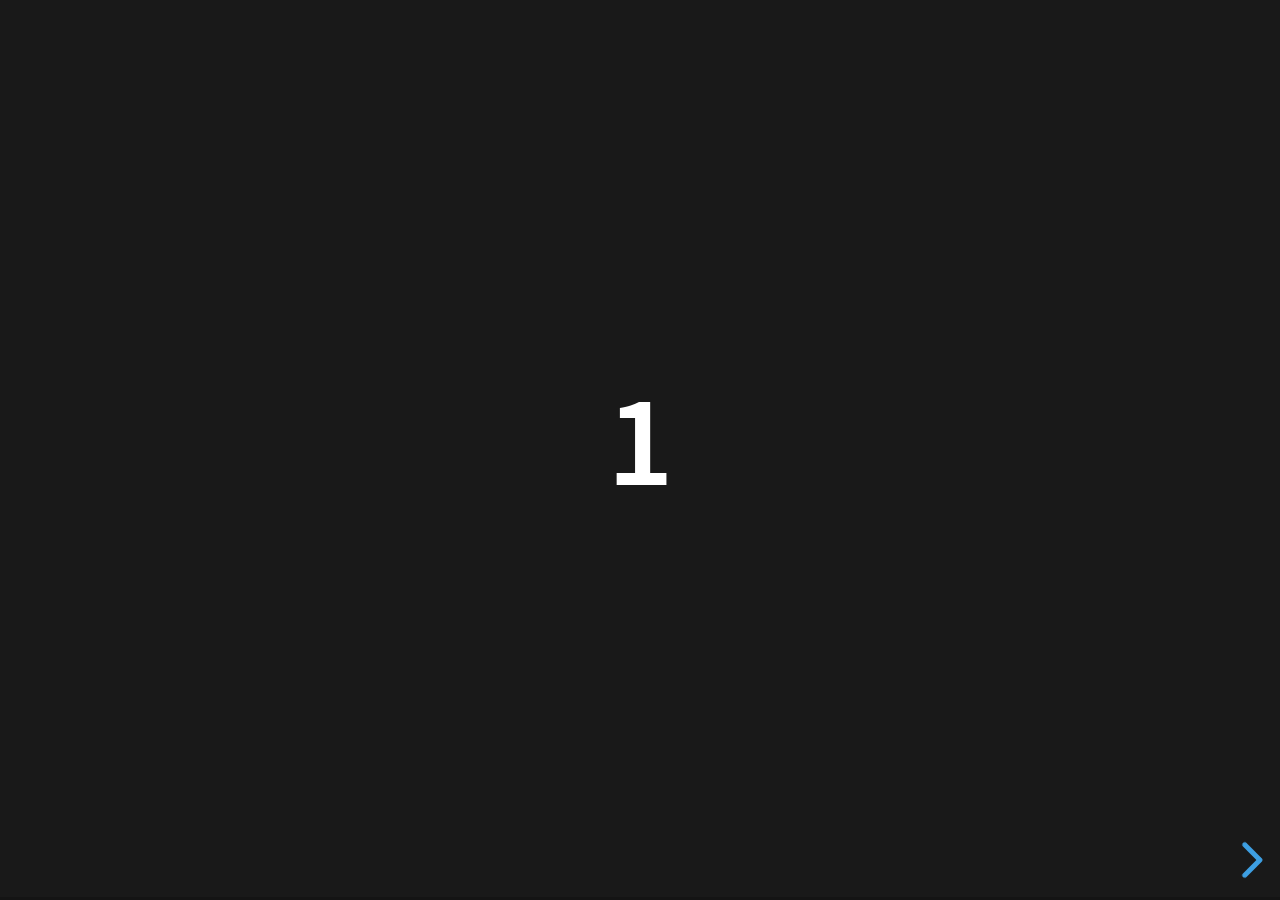
<file: lib/reveal.js/examples/500-slides.html>
<!doctype html>
<html lang="en">
	<head>
		<meta charset="utf-8">

		<title>reveal.js - 500 slides</title>

		<meta name="viewport" content="width=device-width, initial-scale=1.0, maximum-scale=1.0, user-scalable=no">

		<link rel="stylesheet" href="../dist/reveal.css">
		<link rel="stylesheet" href="../dist/theme/black.css">
	</head>

	<body>
		<div class="reveal">
			<div class="slides">
				<section><h1>1</h1></section>
				<section><h1>2</h1></section>
				<section><h1>3</h1></section>
				<section><h1>4</h1></section>
				<section><h1>5</h1></section>
				<section><h1>6</h1></section>
				<section><h1>7</h1></section>
				<section><h1>8</h1></section>
				<section><h1>9</h1></section>
				<section><h1>10</h1></section>
				<section><h1>11</h1></section>
				<section><h1>12</h1></section>
				<section><h1>13</h1></section>
				<section><h1>14</h1></section>
				<section><h1>15</h1></section>
				<section><h1>16</h1></section>
				<section><h1>17</h1></section>
				<section><h1>18</h1></section>
				<section><h1>19</h1></section>
				<section><h1>20</h1></section>
				<section><h1>21</h1></section>
				<section><h1>22</h1></section>
				<section><h1>23</h1></section>
				<section><h1>24</h1></section>
				<section><h1>25</h1></section>
				<section><h1>26</h1></section>
				<section><h1>27</h1></section>
				<section><h1>28</h1></section>
				<section><h1>29</h1></section>
				<section><h1>30</h1></section>
				<section><h1>31</h1></section>
				<section><h1>32</h1></section>
				<section><h1>33</h1></section>
				<section><h1>34</h1></section>
				<section><h1>35</h1></section>
				<section><h1>36</h1></section>
				<section><h1>37</h1></section>
				<section><h1>38</h1></section>
				<section><h1>39</h1></section>
				<section><h1>40</h1></section>
				<section><h1>41</h1></section>
				<section><h1>42</h1></section>
				<section><h1>43</h1></section>
				<section><h1>44</h1></section>
				<section><h1>45</h1></section>
				<section><h1>46</h1></section>
				<section><h1>47</h1></section>
				<section><h1>48</h1></section>
				<section><h1>49</h1></section>
				<section><h1>50</h1></section>
				<section><h1>51</h1></section>
				<section><h1>52</h1></section>
				<section><h1>53</h1></section>
				<section><h1>54</h1></section>
				<section><h1>55</h1></section>
				<section><h1>56</h1></section>
				<section><h1>57</h1></section>
				<section><h1>58</h1></section>
				<section><h1>59</h1></section>
				<section><h1>60</h1></section>
				<section><h1>61</h1></section>
				<section><h1>62</h1></section>
				<section><h1>63</h1></section>
				<section><h1>64</h1></section>
				<section><h1>65</h1></section>
				<section><h1>66</h1></section>
				<section><h1>67</h1></section>
				<section><h1>68</h1></section>
				<section><h1>69</h1></section>
				<section><h1>70</h1></section>
				<section><h1>71</h1></section>
				<section><h1>72</h1></section>
				<section><h1>73</h1></section>
				<section><h1>74</h1></section>
				<section><h1>75</h1></section>
				<section><h1>76</h1></section>
				<section><h1>77</h1></section>
				<section><h1>78</h1></section>
				<section><h1>79</h1></section>
				<section><h1>80</h1></section>
				<section><h1>81</h1></section>
				<section><h1>82</h1></section>
				<section><h1>83</h1></section>
				<section><h1>84</h1></section>
				<section><h1>85</h1></section>
				<section><h1>86</h1></section>
				<section><h1>87</h1></section>
				<section><h1>88</h1></section>
				<section><h1>89</h1></section>
				<section><h1>90</h1></section>
				<section><h1>91</h1></section>
				<section><h1>92</h1></section>
				<section><h1>93</h1></section>
				<section><h1>94</h1></section>
				<section><h1>95</h1></section>
				<section><h1>96</h1></section>
				<section><h1>97</h1></section>
				<section><h1>98</h1></section>
				<section><h1>99</h1></section>
				<section><h1>100</h1></section>
				<section><h1>101</h1></section>
				<section><h1>102</h1></section>
				<section><h1>103</h1></section>
				<section><h1>104</h1></section>
				<section><h1>105</h1></section>
				<section><h1>106</h1></section>
				<section><h1>107</h1></section>
				<section><h1>108</h1></section>
				<section><h1>109</h1></section>
				<section><h1>110</h1></section>
				<section><h1>111</h1></section>
				<section><h1>112</h1></section>
				<section><h1>113</h1></section>
				<section><h1>114</h1></section>
				<section><h1>115</h1></section>
				<section><h1>116</h1></section>
				<section><h1>117</h1></section>
				<section><h1>118</h1></section>
				<section><h1>119</h1></section>
				<section><h1>120</h1></section>
				<section><h1>121</h1></section>
				<section><h1>122</h1></section>
				<section><h1>123</h1></section>
				<section><h1>124</h1></section>
				<section><h1>125</h1></section>
				<section><h1>126</h1></section>
				<section><h1>127</h1></section>
				<section><h1>128</h1></section>
				<section><h1>129</h1></section>
				<section><h1>130</h1></section>
				<section><h1>131</h1></section>
				<section><h1>132</h1></section>
				<section><h1>133</h1></section>
				<section><h1>134</h1></section>
				<section><h1>135</h1></section>
				<section><h1>136</h1></section>
				<section><h1>137</h1></section>
				<section><h1>138</h1></section>
				<section><h1>139</h1></section>
				<section><h1>140</h1></section>
				<section><h1>141</h1></section>
				<section><h1>142</h1></section>
				<section><h1>143</h1></section>
				<section><h1>144</h1></section>
				<section><h1>145</h1></section>
				<section><h1>146</h1></section>
				<section><h1>147</h1></section>
				<section><h1>148</h1></section>
				<section><h1>149</h1></section>
				<section><h1>150</h1></section>
				<section><h1>151</h1></section>
				<section><h1>152</h1></section>
				<section><h1>153</h1></section>
				<section><h1>154</h1></section>
				<section><h1>155</h1></section>
				<section><h1>156</h1></section>
				<section><h1>157</h1></section>
				<section><h1>158</h1></section>
				<section><h1>159</h1></section>
				<section><h1>160</h1></section>
				<section><h1>161</h1></section>
				<section><h1>162</h1></section>
				<section><h1>163</h1></section>
				<section><h1>164</h1></section>
				<section><h1>165</h1></section>
				<section><h1>166</h1></section>
				<section><h1>167</h1></section>
				<section><h1>168</h1></section>
				<section><h1>169</h1></section>
				<section><h1>170</h1></section>
				<section><h1>171</h1></section>
				<section><h1>172</h1></section>
				<section><h1>173</h1></section>
				<section><h1>174</h1></section>
				<section><h1>175</h1></section>
				<section><h1>176</h1></section>
				<section><h1>177</h1></section>
				<section><h1>178</h1></section>
				<section><h1>179</h1></section>
				<section><h1>180</h1></section>
				<section><h1>181</h1></section>
				<section><h1>182</h1></section>
				<section><h1>183</h1></section>
				<section><h1>184</h1></section>
				<section><h1>185</h1></section>
				<section><h1>186</h1></section>
				<section><h1>187</h1></section>
				<section><h1>188</h1></section>
				<section><h1>189</h1></section>
				<section><h1>190</h1></section>
				<section><h1>191</h1></section>
				<section><h1>192</h1></section>
				<section><h1>193</h1></section>
				<section><h1>194</h1></section>
				<section><h1>195</h1></section>
				<section><h1>196</h1></section>
				<section><h1>197</h1></section>
				<section><h1>198</h1></section>
				<section><h1>199</h1></section>
				<section><h1>200</h1></section>
				<section><h1>201</h1></section>
				<section><h1>202</h1></section>
				<section><h1>203</h1></section>
				<section><h1>204</h1></section>
				<section><h1>205</h1></section>
				<section><h1>206</h1></section>
				<section><h1>207</h1></section>
				<section><h1>208</h1></section>
				<section><h1>209</h1></section>
				<section><h1>210</h1></section>
				<section><h1>211</h1></section>
				<section><h1>212</h1></section>
				<section><h1>213</h1></section>
				<section><h1>214</h1></section>
				<section><h1>215</h1></section>
				<section><h1>216</h1></section>
				<section><h1>217</h1></section>
				<section><h1>218</h1></section>
				<section><h1>219</h1></section>
				<section><h1>220</h1></section>
				<section><h1>221</h1></section>
				<section><h1>222</h1></section>
				<section><h1>223</h1></section>
				<section><h1>224</h1></section>
				<section><h1>225</h1></section>
				<section><h1>226</h1></section>
				<section><h1>227</h1></section>
				<section><h1>228</h1></section>
				<section><h1>229</h1></section>
				<section><h1>230</h1></section>
				<section><h1>231</h1></section>
				<section><h1>232</h1></section>
				<section><h1>233</h1></section>
				<section><h1>234</h1></section>
				<section><h1>235</h1></section>
				<section><h1>236</h1></section>
				<section><h1>237</h1></section>
				<section><h1>238</h1></section>
				<section><h1>239</h1></section>
				<section><h1>240</h1></section>
				<section><h1>241</h1></section>
				<section><h1>242</h1></section>
				<section><h1>243</h1></section>
				<section><h1>244</h1></section>
				<section><h1>245</h1></section>
				<section><h1>246</h1></section>
				<section><h1>247</h1></section>
				<section><h1>248</h1></section>
				<section><h1>249</h1></section>
				<section><h1>250</h1></section>
				<section><h1>251</h1></section>
				<section><h1>252</h1></section>
				<section><h1>253</h1></section>
				<section><h1>254</h1></section>
				<section><h1>255</h1></section>
				<section><h1>256</h1></section>
				<section><h1>257</h1></section>
				<section><h1>258</h1></section>
				<section><h1>259</h1></section>
				<section><h1>260</h1></section>
				<section><h1>261</h1></section>
				<section><h1>262</h1></section>
				<section><h1>263</h1></section>
				<section><h1>264</h1></section>
				<section><h1>265</h1></section>
				<section><h1>266</h1></section>
				<section><h1>267</h1></section>
				<section><h1>268</h1></section>
				<section><h1>269</h1></section>
				<section><h1>270</h1></section>
				<section><h1>271</h1></section>
				<section><h1>272</h1></section>
				<section><h1>273</h1></section>
				<section><h1>274</h1></section>
				<section><h1>275</h1></section>
				<section><h1>276</h1></section>
				<section><h1>277</h1></section>
				<section><h1>278</h1></section>
				<section><h1>279</h1></section>
				<section><h1>280</h1></section>
				<section><h1>281</h1></section>
				<section><h1>282</h1></section>
				<section><h1>283</h1></section>
				<section><h1>284</h1></section>
				<section><h1>285</h1></section>
				<section><h1>286</h1></section>
				<section><h1>287</h1></section>
				<section><h1>288</h1></section>
				<section><h1>289</h1></section>
				<section><h1>290</h1></section>
				<section><h1>291</h1></section>
				<section><h1>292</h1></section>
				<section><h1>293</h1></section>
				<section><h1>294</h1></section>
				<section><h1>295</h1></section>
				<section><h1>296</h1></section>
				<section><h1>297</h1></section>
				<section><h1>298</h1></section>
				<section><h1>299</h1></section>
				<section><h1>300</h1></section>
				<section><h1>301</h1></section>
				<section><h1>302</h1></section>
				<section><h1>303</h1></section>
				<section><h1>304</h1></section>
				<section><h1>305</h1></section>
				<section><h1>306</h1></section>
				<section><h1>307</h1></section>
				<section><h1>308</h1></section>
				<section><h1>309</h1></section>
				<section><h1>310</h1></section>
				<section><h1>311</h1></section>
				<section><h1>312</h1></section>
				<section><h1>313</h1></section>
				<section><h1>314</h1></section>
				<section><h1>315</h1></section>
				<section><h1>316</h1></section>
				<section><h1>317</h1></section>
				<section><h1>318</h1></section>
				<section><h1>319</h1></section>
				<section><h1>320</h1></section>
				<section><h1>321</h1></section>
				<section><h1>322</h1></section>
				<section><h1>323</h1></section>
				<section><h1>324</h1></section>
				<section><h1>325</h1></section>
				<section><h1>326</h1></section>
				<section><h1>327</h1></section>
				<section><h1>328</h1></section>
				<section><h1>329</h1></section>
				<section><h1>330</h1></section>
				<section><h1>331</h1></section>
				<section><h1>332</h1></section>
				<section><h1>333</h1></section>
				<section><h1>334</h1></section>
				<section><h1>335</h1></section>
				<section><h1>336</h1></section>
				<section><h1>337</h1></section>
				<section><h1>338</h1></section>
				<section><h1>339</h1></section>
				<section><h1>340</h1></section>
				<section><h1>341</h1></section>
				<section><h1>342</h1></section>
				<section><h1>343</h1></section>
				<section><h1>344</h1></section>
				<section><h1>345</h1></section>
				<section><h1>346</h1></section>
				<section><h1>347</h1></section>
				<section><h1>348</h1></section>
				<section><h1>349</h1></section>
				<section><h1>350</h1></section>
				<section><h1>351</h1></section>
				<section><h1>352</h1></section>
				<section><h1>353</h1></section>
				<section><h1>354</h1></section>
				<section><h1>355</h1></section>
				<section><h1>356</h1></section>
				<section><h1>357</h1></section>
				<section><h1>358</h1></section>
				<section><h1>359</h1></section>
				<section><h1>360</h1></section>
				<section><h1>361</h1></section>
				<section><h1>362</h1></section>
				<section><h1>363</h1></section>
				<section><h1>364</h1></section>
				<section><h1>365</h1></section>
				<section><h1>366</h1></section>
				<section><h1>367</h1></section>
				<section><h1>368</h1></section>
				<section><h1>369</h1></section>
				<section><h1>370</h1></section>
				<section><h1>371</h1></section>
				<section><h1>372</h1></section>
				<section><h1>373</h1></section>
				<section><h1>374</h1></section>
				<section><h1>375</h1></section>
				<section><h1>376</h1></section>
				<section><h1>377</h1></section>
				<section><h1>378</h1></section>
				<section><h1>379</h1></section>
				<section><h1>380</h1></section>
				<section><h1>381</h1></section>
				<section><h1>382</h1></section>
				<section><h1>383</h1></section>
				<section><h1>384</h1></section>
				<section><h1>385</h1></section>
				<section><h1>386</h1></section>
				<section><h1>387</h1></section>
				<section><h1>388</h1></section>
				<section><h1>389</h1></section>
				<section><h1>390</h1></section>
				<section><h1>391</h1></section>
				<section><h1>392</h1></section>
				<section><h1>393</h1></section>
				<section><h1>394</h1></section>
				<section><h1>395</h1></section>
				<section><h1>396</h1></section>
				<section><h1>397</h1></section>
				<section><h1>398</h1></section>
				<section><h1>399</h1></section>
				<section><h1>400</h1></section>
				<section><h1>401</h1></section>
				<section><h1>402</h1></section>
				<section><h1>403</h1></section>
				<section><h1>404</h1></section>
				<section><h1>405</h1></section>
				<section><h1>406</h1></section>
				<section><h1>407</h1></section>
				<section><h1>408</h1></section>
				<section><h1>409</h1></section>
				<section><h1>410</h1></section>
				<section><h1>411</h1></section>
				<section><h1>412</h1></section>
				<section><h1>413</h1></section>
				<section><h1>414</h1></section>
				<section><h1>415</h1></section>
				<section><h1>416</h1></section>
				<section><h1>417</h1></section>
				<section><h1>418</h1></section>
				<section><h1>419</h1></section>
				<section><h1>420</h1></section>
				<section><h1>421</h1></section>
				<section><h1>422</h1></section>
				<section><h1>423</h1></section>
				<section><h1>424</h1></section>
				<section><h1>425</h1></section>
				<section><h1>426</h1></section>
				<section><h1>427</h1></section>
				<section><h1>428</h1></section>
				<section><h1>429</h1></section>
				<section><h1>430</h1></section>
				<section><h1>431</h1></section>
				<section><h1>432</h1></section>
				<section><h1>433</h1></section>
				<section><h1>434</h1></section>
				<section><h1>435</h1></section>
				<section><h1>436</h1></section>
				<section><h1>437</h1></section>
				<section><h1>438</h1></section>
				<section><h1>439</h1></section>
				<section><h1>440</h1></section>
				<section><h1>441</h1></section>
				<section><h1>442</h1></section>
				<section><h1>443</h1></section>
				<section><h1>444</h1></section>
				<section><h1>445</h1></section>
				<section><h1>446</h1></section>
				<section><h1>447</h1></section>
				<section><h1>448</h1></section>
				<section><h1>449</h1></section>
				<section><h1>450</h1></section>
				<section><h1>451</h1></section>
				<section><h1>452</h1></section>
				<section><h1>453</h1></section>
				<section><h1>454</h1></section>
				<section><h1>455</h1></section>
				<section><h1>456</h1></section>
				<section><h1>457</h1></section>
				<section><h1>458</h1></section>
				<section><h1>459</h1></section>
				<section><h1>460</h1></section>
				<section><h1>461</h1></section>
				<section><h1>462</h1></section>
				<section><h1>463</h1></section>
				<section><h1>464</h1></section>
				<section><h1>465</h1></section>
				<section><h1>466</h1></section>
				<section><h1>467</h1></section>
				<section><h1>468</h1></section>
				<section><h1>469</h1></section>
				<section><h1>470</h1></section>
				<section><h1>471</h1></section>
				<section><h1>472</h1></section>
				<section><h1>473</h1></section>
				<section><h1>474</h1></section>
				<section><h1>475</h1></section>
				<section><h1>476</h1></section>
				<section><h1>477</h1></section>
				<section><h1>478</h1></section>
				<section><h1>479</h1></section>
				<section><h1>480</h1></section>
				<section><h1>481</h1></section>
				<section><h1>482</h1></section>
				<section><h1>483</h1></section>
				<section><h1>484</h1></section>
				<section><h1>485</h1></section>
				<section><h1>486</h1></section>
				<section><h1>487</h1></section>
				<section><h1>488</h1></section>
				<section><h1>489</h1></section>
				<section><h1>490</h1></section>
				<section><h1>491</h1></section>
				<section><h1>492</h1></section>
				<section><h1>493</h1></section>
				<section><h1>494</h1></section>
				<section><h1>495</h1></section>
				<section><h1>496</h1></section>
				<section><h1>497</h1></section>
				<section><h1>498</h1></section>
				<section><h1>499</h1></section>
			</div>
		</div>

		<script src="../dist/reveal.js"></script>
		<script>
			Reveal.initialize({
				transition: 'linear'
			});
		</script>
	</body>
</html>
</file>
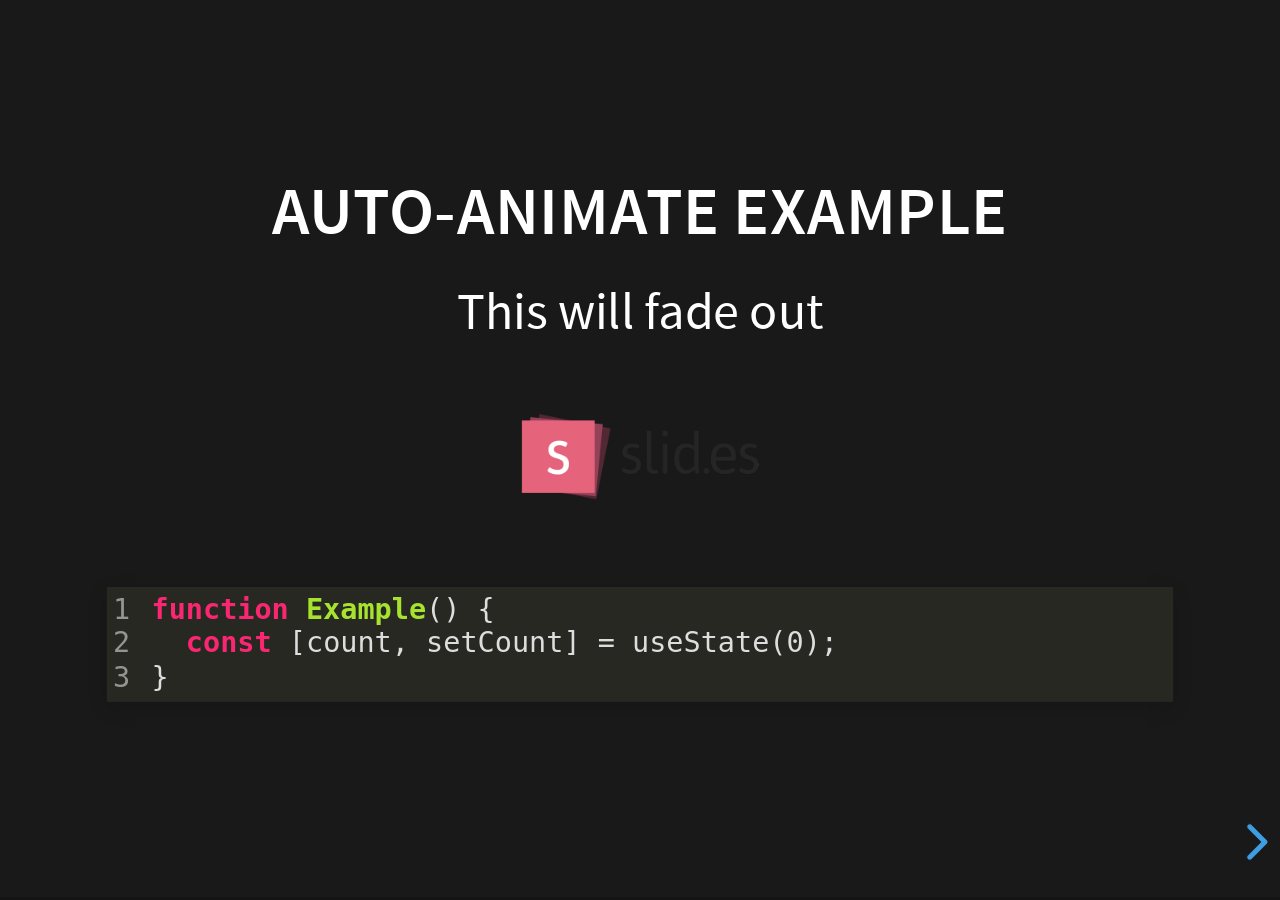
<file: lib/reveal.js/examples/auto-animate.html>
<!doctype html>
<html lang="en">

	<head>
		<meta charset="utf-8">

		<title>reveal.js - Auto Animate</title>

		<meta name="viewport" content="width=device-width, initial-scale=1.0, maximum-scale=1.0, user-scalable=no">

		<link rel="stylesheet" href="../dist/reveal.css">
		<link rel="stylesheet" href="../dist/theme/black.css" id="theme">
		<link rel="stylesheet" href="../plugin/highlight/monokai.css">
	</head>

	<body>

		<div class="reveal">

			<div class="slides">
				<section data-auto-animate data-auto-animate-unmatched="fade">
					<h3>Auto-Animate Example</h3>
					<p>This will fade out</p>
					<img src="assets/image1.png" style="height: 100px;">
					<pre data-id="code"><code data-line-numbers class="hljs" data-trim>
						function Example() {
						  const [count, setCount] = useState(0);
						}
					</code></pre>
				</section>
				<section data-auto-animate data-auto-animate-unmatched="fade">
					<h3>Auto-Animate Example</h3>
					<p style="opacity: 0.2; margin-top: 100px;">This will fade out</p>
					<p>This element is unmatched</p>
					<img src="assets/image1.png" style="height: 150px;">
					<pre data-id="code"><code data-line-numbers class="hljs" data-trim>
						function Example() {
						  New line!
						  const [count, setCount] = useState(0);
						}
					</code></pre>
				</section>

				<section data-auto-animate>
					<p data-id="text-props" style="background: #555; line-height: 1em; letter-spacing: 0em;">Line Height & Letter Spacing</p>
				</section>
				<section data-auto-animate>
					<p data-id="text-props" style="background: #555; line-height: 3em; letter-spacing: 0.2em;">Line Height & Letter Spacing</p>
				</section>

				<section>
					<section data-auto-animate>
						<pre data-id="code"><code data-line-numbers class="hljs" data-trim>
							import React, { useState } from 'react';

							function Example() {
							  const [count, setCount] = useState(0);

							  return (
							    ...
							  );
							}
						</code></pre>
					</section>
					<section data-auto-animate>
						<pre data-id="code"><code data-line-numbers class="hljs" data-trim>
							function Example() {
							  const [count, setCount] = useState(0);

							  return (
							    &lt;div&gt;
							      &lt;p&gt;You clicked {count} times&lt;/p&gt;
							      &lt;button onClick={() =&gt; setCount(count + 1)}&gt;
							        Click me
							      &lt;/button&gt;
							    &lt;/div&gt;
							  );
							}
						</code></pre>
					</section>
					<section data-auto-animate>
						<pre data-id="code"><code data-line-numbers class="hljs" data-trim>
							function Example() {
							  // A comment!
							  const [count, setCount] = useState(0);

							  return (
							    &lt;div&gt;
							      &lt;p&gt;You clicked {count} times&lt;/p&gt;
							      &lt;button onClick={() =&gt; setCount(count + 1)}&gt;
							        Click me
							      &lt;/button&gt;
							    &lt;/div&gt;
							  );
							}
						</code></pre>
					</section>
				</section>

				<section>
					<section data-auto-animate>
						<h3>Swapping list items</h3>
						<ul>
							<li>One</li>
							<li>Two</li>
							<li>Three</li>
						</ul>
					</section>
					<section data-auto-animate>
						<h3>Swapping list items</h3>
						<ul>
							<li>Two</li>
							<li>One</li>
							<li>Three</li>
						</ul>
					</section>
					<section data-auto-animate>
						<h3>Swapping list items</h3>
						<ul>
							<li>Two</li>
							<li>Three</li>
							<li>One</li>
						</ul>
					</section>
				</section>

				<section data-auto-animate style="height: 600px">
					<h3 style="opacity: 0.3; font-size: 18px;">SLIDE 1</h3>
					<h2 data-id="title" style="margin-top: 260px;">Animate Anything</h2>
					<div data-id="1" style="background: white; position: absolute; top: 150px; left: 16%; width: 60px; height: 60px;"></div>
					<div data-id="2" style="background: white; position: absolute; top: 150px; left: 36%; width: 60px; height: 60px;"></div>
					<div data-id="3" style="background: white; position: absolute; top: 150px; left: 56%; width: 60px; height: 60px;"></div>
					<div data-id="4" style="background: white; position: absolute; top: 150px; left: 76%; width: 60px; height: 60px;"></div>
				</section>
				<section data-auto-animate style="height: 600px">
					<h3 style="opacity: 0.3; font-size: 18px;">SLIDE 2</h3>
					<h2 data-id="title" style="margin-top: 500px">With Auto Animate</h2>
					<div data-id="1" style="background: cyan; position: absolute; bottom: 190px; left: 16%; width: 60px; height: 60px;"></div>
					<div data-id="2" style="background: magenta; position: absolute; bottom: 190px; left: 36%; width: 60px; height: 160px;"></div>
					<div data-id="3" style="background: yellow; position: absolute; bottom: 190px; left: 56%; width: 60px; height: 260px;"></div>
					<div data-id="4" style="background: red; position: absolute; bottom: 190px; left: 76%; width: 60px; height: 360px;"></div>
				</section>
				<section data-auto-animate style="height: 600px">
					<h3 style="opacity: 0.3; font-size: 18px;">SLIDE 3</h3>
					<h2 data-id="title" style="margin-top: 500px; opacity: 0;">With Auto Animate</h2>
					<div data-id="1" style="background: cyan; position: absolute; top: 50%; left: 50%; width: 400px; height: 400px; margin: -200px 0 0 -200px; border-radius: 400px;"></div>
					<div data-id="2" style="background: magenta; position: absolute; top: 50%; left: 50%; width: 300px; height: 300px; margin: -150px 0 0 -150px; border-radius: 400px;"></div>
					<div data-id="3" style="background: yellow; position: absolute; top: 50%; left: 50%; width: 200px; height: 200px; margin: -100px 0 0 -100px; border-radius: 400px;"></div>
					<div data-id="4" style="background: red; position: absolute; top: 50%; left: 50%; width: 100px; height: 100px; margin: -50px 0 0 -50px; border-radius: 400px;"></div>
				</section>
				<section data-auto-animate style="height: 600px">
					<h3 style="opacity: 0.3; font-size: 18px;">SLIDE 3</h3>
					<h2 data-id="title" style="margin-top: 500px; opacity: 0;">With Auto Animate</h2>
					<div data-id="1" style="background: red; position: absolute; top: 250px; left: 16%; width: 60px; height: 60px;"></div>
					<div data-id="2" style="background: yellow; position: absolute; top: 250px; left: 36%; width: 60px; height: 60px;"></div>
					<div data-id="3" style="background: magenta; position: absolute; top: 250px; left: 56%; width: 60px; height: 60px;"></div>
					<div data-id="4" style="background: cyan; position: absolute; top: 250px; left: 76%; width: 60px; height: 60px;"></div>
				</section>

				<section data-auto-animate data-auto-animate-id="a">
					<h2>data-auto-animate-id="a"</h2>
					<h3>A1</h3>
				</section>
				<section data-auto-animate data-auto-animate-id="a">
					<h2>data-auto-animate-id="a"</h2>
					<h3>A1</h3>
					<h3>A2</h3>
				</section>
				<section data-auto-animate data-auto-animate-id="b">
					<h2>data-auto-animate-id="b"</h2>
					<h3>B1</h3>
				</section>
				<section data-auto-animate data-auto-animate-id="b">
					<h2>data-auto-animate-id="b"</h2>
					<h3>B1</h3>
					<h3>B2</h3>
				</section>

				<section>
					<section id="stacked-slide-1" data-auto-animate>
						<a href="#/stacked-slide-1">Slide 1</a><br>
						<a href="#/stacked-slide-2">Slide 2</a><br>
						<a href="#/stacked-slide-3">Slide 3</a><br>
						<a href="#/stacked-slide-4">Slide 4</a><br>
						<div data-id="anim" style="background: indigo; padding: 8px; width: 50px; height: 50px; position: absolute; left: 0px;">A</div>
					</section>
					<section id="stacked-slide-2" data-auto-animate>
						<a href="#/stacked-slide-1">Slide 1</a><br>
						<a href="#/stacked-slide-2">Slide 2</a><br>
						<a href="#/stacked-slide-3">Slide 3</a><br>
						<a href="#/stacked-slide-4">Slide 4</a><br>
						<div data-id="anim" style="background: indigo; padding: 8px; width: 50px; height: 50px; position: absolute; left: 25%;">A</div>
					</section>
					<section id="stacked-slide-3" data-auto-animate>
						<a href="#/stacked-slide-1">Slide 1</a><br>
						<a href="#/stacked-slide-2">Slide 2</a><br>
						<a href="#/stacked-slide-3">Slide 3</a><br>
						<a href="#/stacked-slide-4">Slide 4</a><br>
						<div data-id="anim" style="background: indigo; padding: 8px; width: 50px; height: 50px; position: absolute; left: 50%;">A</div>
					</section>
					<section id="stacked-slide-4" data-auto-animate>
						<a href="#/stacked-slide-1">Slide 1</a><br>
						<a href="#/stacked-slide-2">Slide 2</a><br>
						<a href="#/stacked-slide-3">Slide 3</a><br>
						<a href="#/stacked-slide-4">Slide 4</a><br>
						<div data-id="anim" style="background: indigo; padding: 8px; width: 50px; height: 50px; position: absolute; left: 75%;">A</div>
					</section>
				</section>

			</div>

		</div>

		<script src="../dist/reveal.js"></script>
		<script src="../plugin/highlight/highlight.js"></script>
		<script>
			Reveal.initialize({
				center: true,
				hash: true,
				plugins: [ RevealHighlight ]
			});
		</script>

	</body>
</html>
</file>
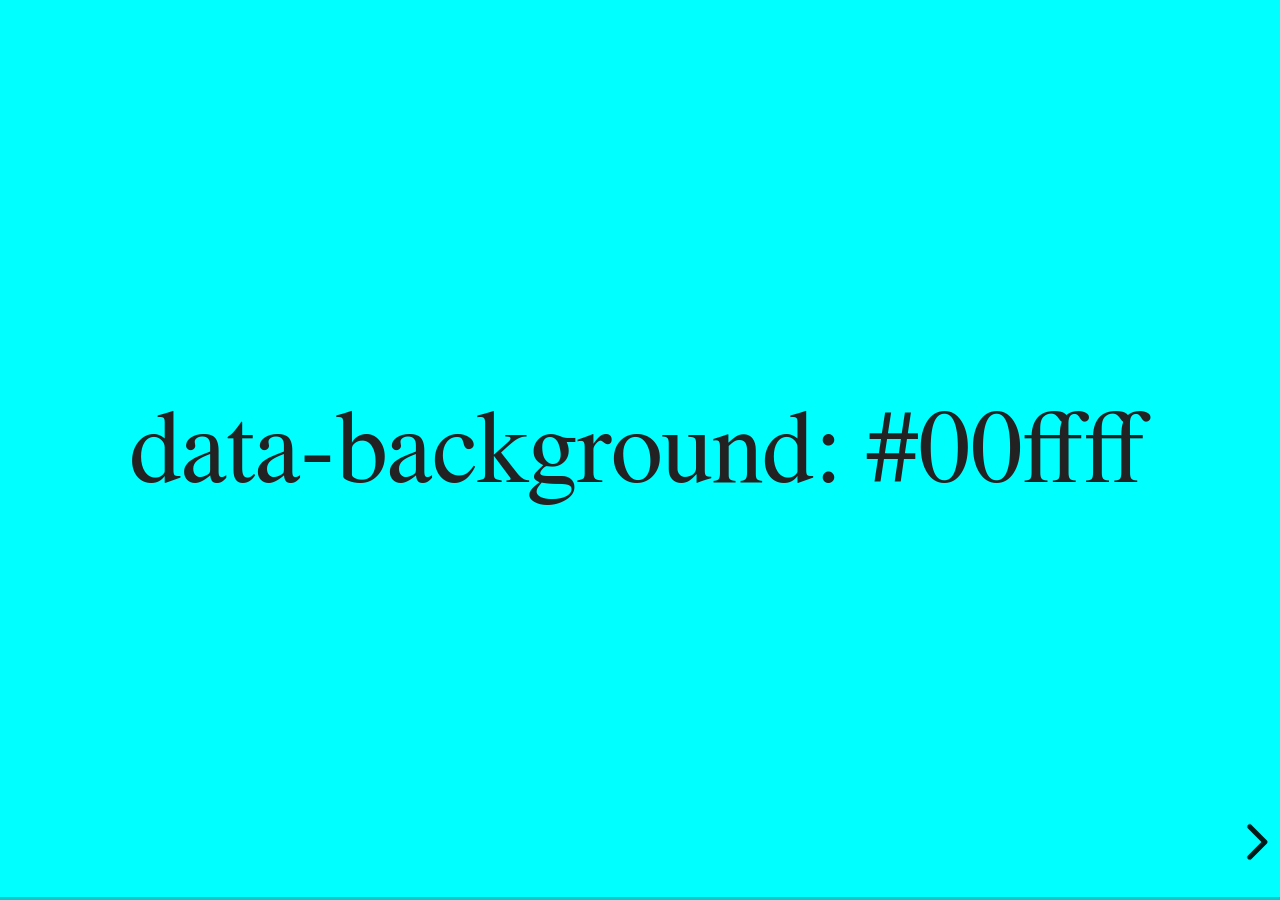
<file: lib/reveal.js/examples/backgrounds.html>
<!doctype html>
<html lang="en">

	<head>
		<meta charset="utf-8">

		<title>reveal.js - Slide Backgrounds</title>

		<meta name="viewport" content="width=device-width, initial-scale=1.0, maximum-scale=1.0, user-scalable=no">

		<link rel="stylesheet" href="../dist/reveal.css">
		<link rel="stylesheet" href="../dist/theme/serif.css" id="theme">
		<style type="text/css" media="screen">
			.slides section.has-dark-background,
			.slides section.has-dark-background h2 {
				color: #fff;
			}
			.slides section.has-light-background,
			.slides section.has-light-background h2 {
				color: #222;
			}
		</style>
	</head>

	<body>

		<div class="reveal">

			<div class="slides">

				<section data-background="#00ffff">
					<h2>data-background: #00ffff</h2>
				</section>

				<section data-background="#bb00bb">
					<h2>data-background: #bb00bb</h2>
				</section>

				<section data-background-color="lightblue">
					<h2>data-background: lightblue</h2>
				</section>

				<section>
					<section data-background="#ff0000">
						<h2>data-background: #ff0000</h2>
					</section>
					<section data-background="rgba(0, 0, 0, 0.2)">
						<h2>data-background: rgba(0, 0, 0, 0.2)</h2>
					</section>
					<section data-background="salmon">
						<h2>data-background: salmon</h2>
					</section>
				</section>

				<section data-background="rgba(0, 100, 100, 0.2)">
					<section>
						<h2>Background applied to stack</h2>
					</section>
					<section>
						<h2>Background applied to stack</h2>
					</section>
					<section data-background="rgb(66, 66, 66)">
						<h2>Background applied to slide inside of stack</h2>
					</section>
				</section>

				<section data-background-transition="slide" data-background="assets/image1.png">
					<h2>Background image</h2>
				</section>

				<section>
					<section data-background-transition="slide" data-background="assets/image1.png">
						<h2>Background image</h2>
					</section>
					<section data-background-transition="slide" data-background="assets/image1.png">
						<h2>Background image</h2>
					</section>
				</section>

				<section data-background="assets/image2.png" data-background-size="100px" data-background-repeat="repeat" data-background-color="#111">
					<h2>Background image</h2>
					<pre>data-background-size="100px" data-background-repeat="repeat" data-background-color="#111"</pre>
				</section>

				<section data-background="#888888">
					<h2>Same background twice (1/2)</h2>
				</section>
				<section data-background="#888888">
					<h2>Same background twice (2/2)</h2>
				</section>

				<section data-background-video="https://s3.amazonaws.com/static.slid.es/site/homepage/v1/homepage-video-editor.mp4,https://s3.amazonaws.com/static.slid.es/site/homepage/v1/homepage-video-editor.webm">
					<h2>Video background</h2>
				</section>

				<section data-background-iframe="https://slides.com/news/make-better-presentations/embed?style=hidden&autoSlide=4000">
					<h2>Iframe background</h2>
				</section>

				<section>
					<section data-background="#417203">
						<h2>Same background twice vertical (1/2)</h2>
					</section>
					<section data-background="#417203">
						<h2>Same background twice vertical (2/2)</h2>
					</section>
				</section>

				<section data-background="#934f4d">
					<h2>Same background from horizontal to vertical (1/3)</h2>
				</section>
				<section>
					<section data-background="#934f4d">
						<h2>Same background from horizontal to vertical (2/3)</h2>
					</section>
					<section data-background="#934f4d">
						<h2>Same background from horizontal to vertical (3/3)</h2>
					</section>
				</section>

			</div>

		</div>

		<script src="../dist/reveal.js"></script>
		<script>

			// Full list of configuration options:
			// https://revealjs.revealjs.com/config/
			Reveal.initialize({
				center: true,

				transition: 'linear',
				// transitionSpeed: 'slow',
				// backgroundTransition: 'slide'
			});

		</script>

	</body>
</html>
</file>
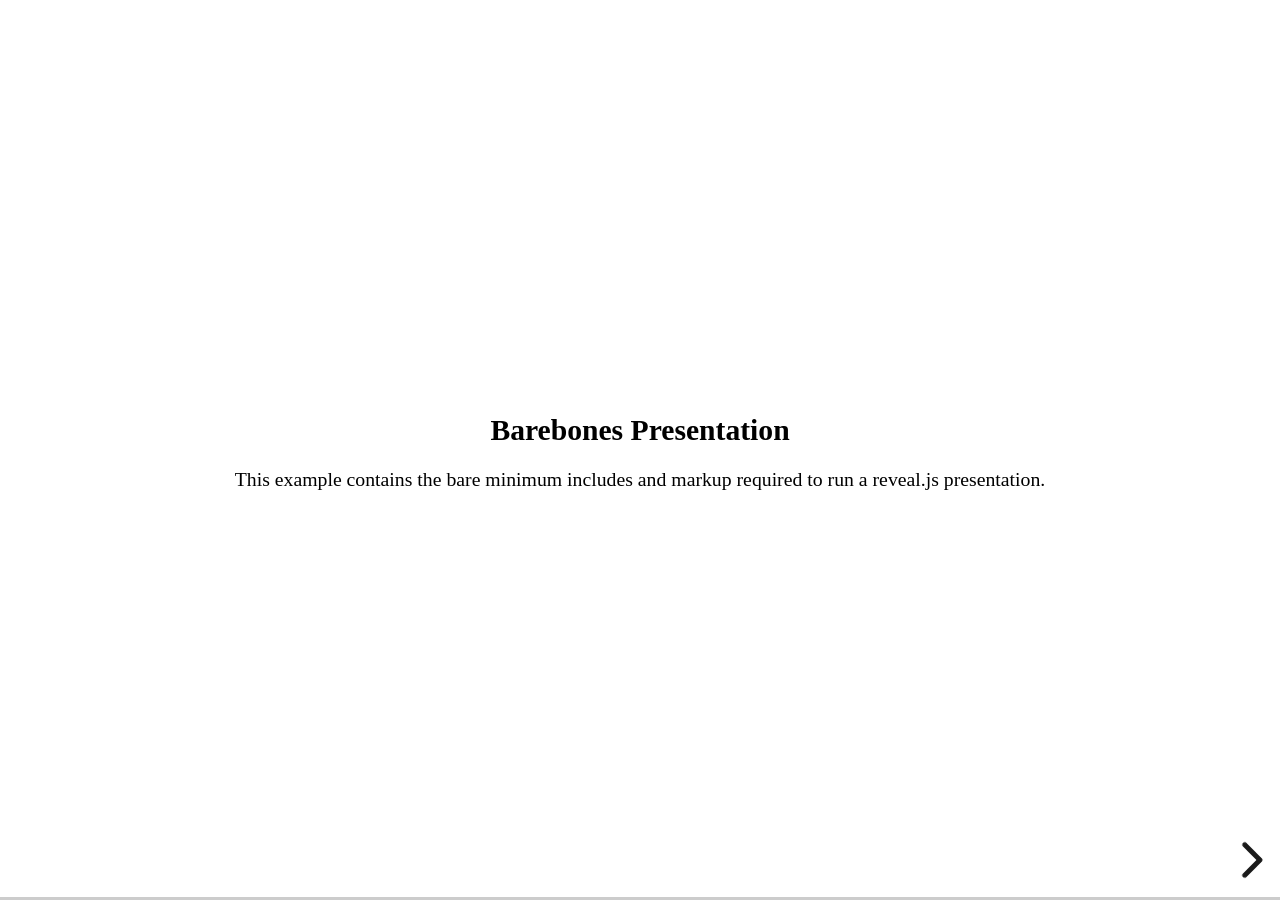
<file: lib/reveal.js/examples/barebones.html>
<!doctype html>
<html lang="en">
	<head>
		<meta charset="utf-8">
		<title>reveal.js - Barebones</title>
		<link rel="stylesheet" href="../dist/reveal.css">
	</head>
	<body>

		<div class="reveal">
			<div class="slides">

				<section>
					<h2>Barebones Presentation</h2>
					<p>This example contains the bare minimum includes and markup required to run a reveal.js presentation.</p>
				</section>

				<section>
					<h2>No Theme</h2>
					<p>There's no theme included, so it will fall back on browser defaults.</p>
				</section>

			</div>
		</div>

		<script src="../dist/reveal.js"></script>
		<script>
			Reveal.initialize();
		</script>

	</body>
</html>
</file>
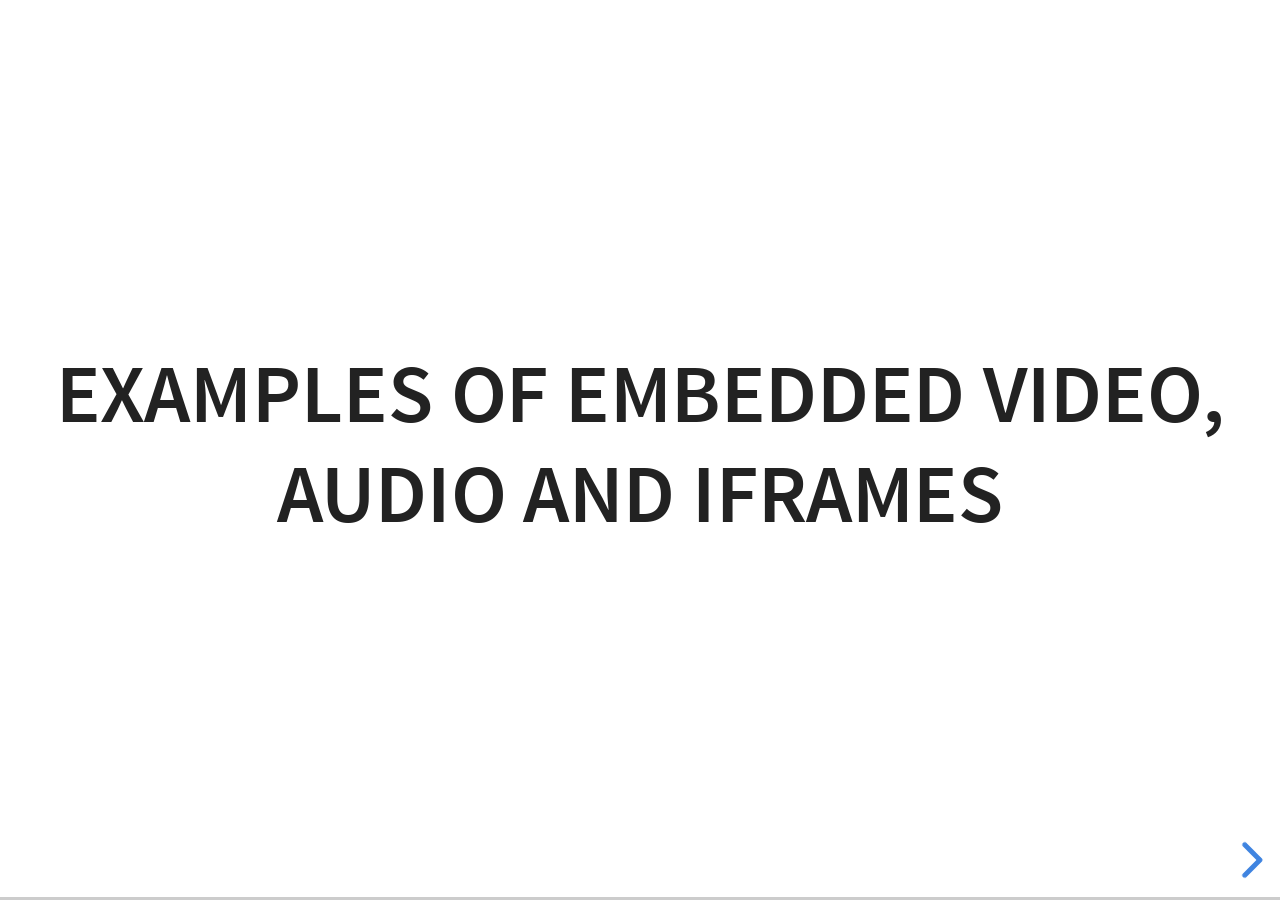
<file: lib/reveal.js/examples/media.html>
<!doctype html>
<html lang="en">

	<head>
		<meta charset="utf-8">

		<title>reveal.js - Video, Audio and Iframes</title>

		<meta name="viewport" content="width=device-width, initial-scale=1.0, maximum-scale=1.0, user-scalable=no">

		<link rel="stylesheet" href="../dist/reveal.css">
		<link rel="stylesheet" href="../dist/theme/white.css" id="theme">
	</head>

	<body>

		<div class="reveal">

			<div class="slides">

				<section>
					<h2>Examples of embedded Video, Audio and Iframes</h2>
				</section>

				<section>
					<h2>Iframe</h2>
					<iframe data-autoplay width="700" height="540" src="https://slides.com/news/auto-animate/embed" frameborder="0"></iframe>
				</section>

				<section data-background-iframe="https://www.youtube.com/embed/h1_nyI3z8gI" data-background-interactive>
					<h2 style="color: #fff;">Iframe Background</h2>
				</section>

				<section>
					<h2>Video</h2>
					<video src="http://clips.vorwaerts-gmbh.de/big_buck_bunny.mp4" data-autoplay></video>
				</section>

				<section data-background-video="http://clips.vorwaerts-gmbh.de/big_buck_bunny.mp4">
					<h2>Background Video</h2>
				</section>

				<section>
					<h2>Auto-playing audio</h2>
					<audio src="assets/beeping.wav" data-autoplay></audio>
				</section>

				<section>
					<h2>Audio inside slide fragments</h2>
					<div class="fragment">
						Beep 1
						<audio src="assets/beeping.wav" data-autoplay></audio>
					</div>
					<div class="fragment">
						Beep 2
						<audio src="assets/beeping.wav" data-autoplay></audio>
					</div>
				</section>

				<section>
					<h2>Audio with controls</h2>
					<audio src="assets/beeping.wav" controls></audio>
				</section>

			</div>

		</div>

		<script src="../dist/reveal.js"></script>
		<script>
			Reveal.initialize({hash: true});
		</script>

	</body>
</html>
</file>
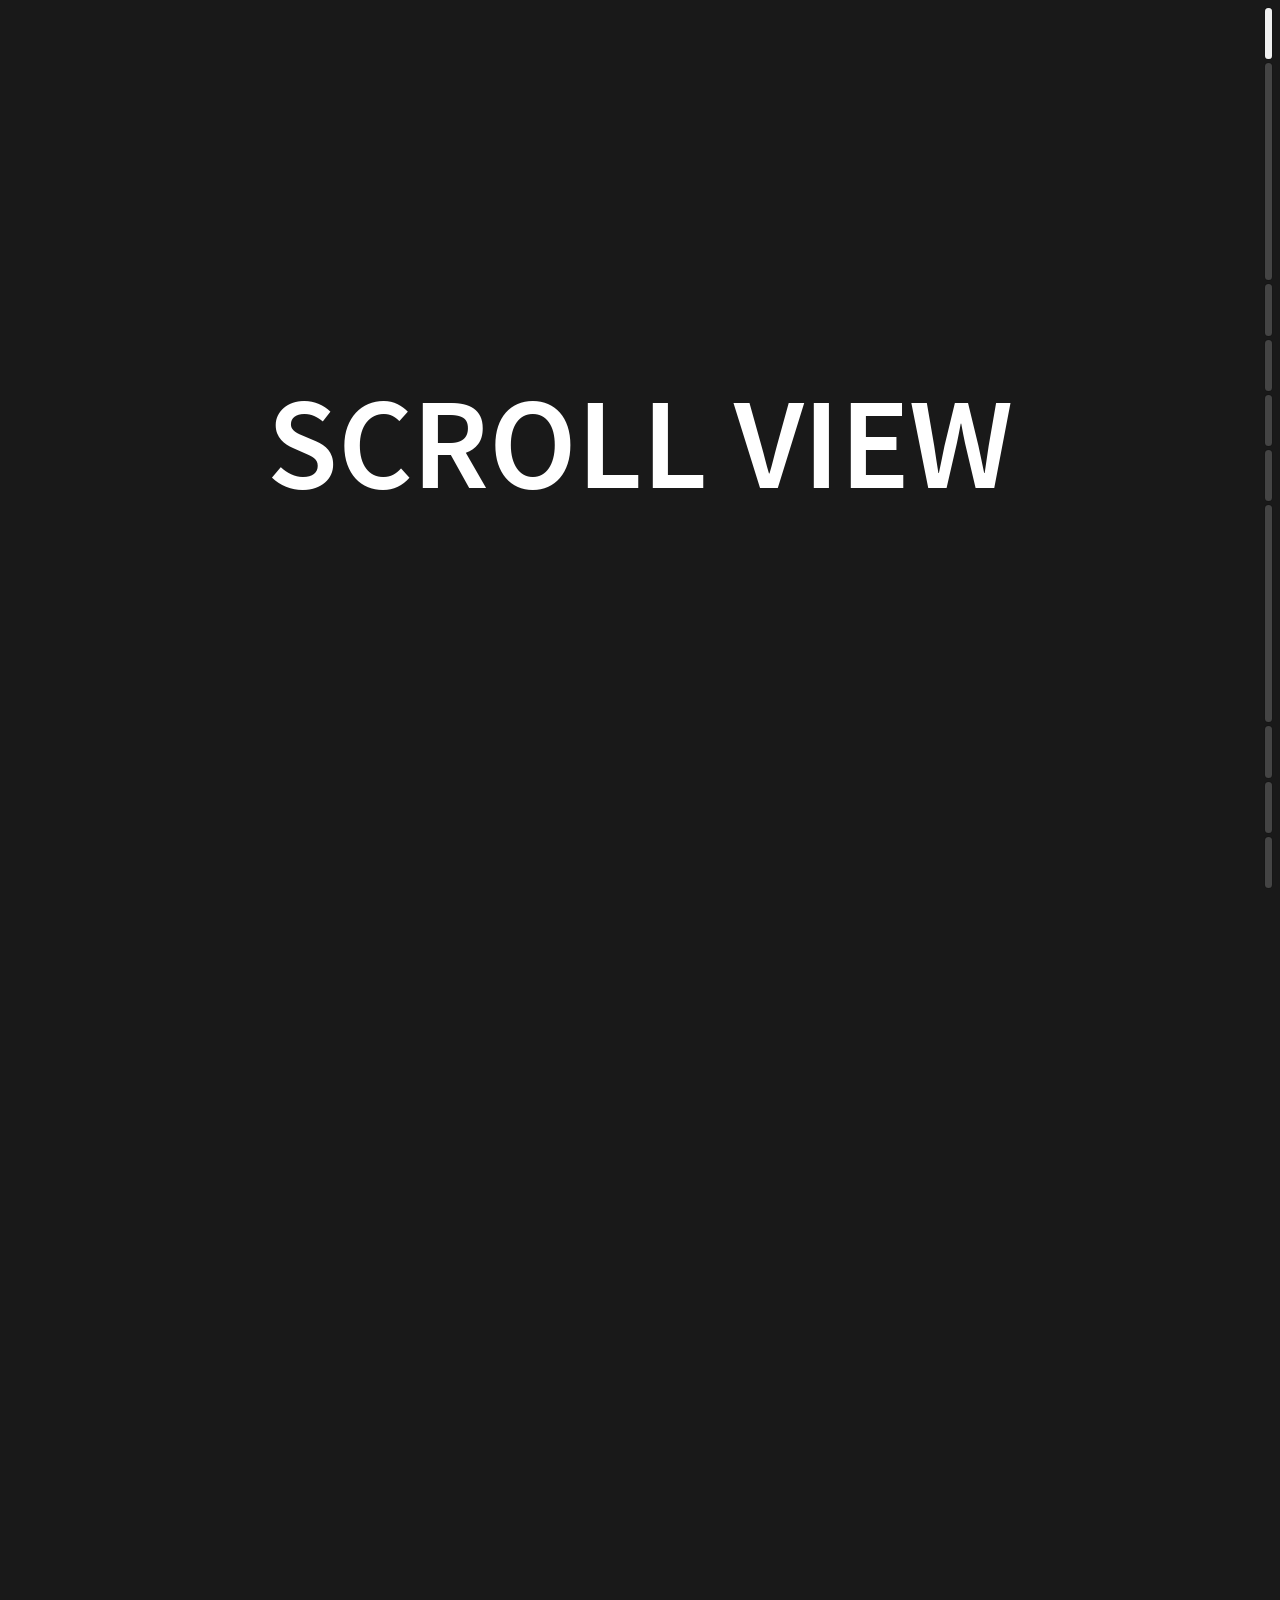
<file: lib/reveal.js/examples/scroll.html>
<!doctype html>
<html lang="en">

	<head>
		<meta charset="utf-8">

		<title>reveal.js - Scroll View</title>

		<meta name="viewport" content="width=device-width, initial-scale=1.0, maximum-scale=1.0, user-scalable=no">

		<link rel="stylesheet" href="../dist/reset.css">
		<link rel="stylesheet" href="../dist/reveal.css">
		<link rel="stylesheet" href="../dist/theme/black.css" id="theme">
    <link rel="stylesheet" href="../plugin/highlight/monokai.css">
	</head>

	<body>

		<div class="reveal">

			<div class="slides">

				<section><h1>Scroll View</h1></section>
				<section data-background="indigo">
					<h2>Scroll triggered fragments</h2>
					<ul>
						<li class="fragment fade-left">Step one</li>
						<li class="fragment fade-left">Step two</li>
						<li class="fragment fade-left">Step three</li>
					</ul>
				</section>
				<section data-background-color="#fff"><h2>Scrollbar inverts<br>based on slide bg</h2></section>
				<section data-auto-animate data-auto-animate-easing="cubic-bezier(0.770, 0.000, 0.175, 1.000)">
					<h2>Auto-Animate</h2>
					<p>Scroll triggered auto-animations 😍</p>
					<div class="r-hstack justify-center">
						<div data-id="box1" style="background: #999; width: 50px; height: 50px; margin: 10px; border-radius: 5px;"></div>
						<div data-id="box2" style="background: #999; width: 50px; height: 50px; margin: 10px; border-radius: 5px;"></div>
						<div data-id="box3" style="background: #999; width: 50px; height: 50px; margin: 10px; border-radius: 5px;"></div>
					</div>
				</section>
				<section data-auto-animate data-auto-animate-easing="cubic-bezier(0.770, 0.000, 0.175, 1.000)">
					<div class="r-hstack justify-center">
						<div data-id="box1" data-auto-animate-delay="0" style="background: cyan; width: 150px; height: 100px; margin: 10px;"></div>
						<div data-id="box2" data-auto-animate-delay="0.1" style="background: magenta; width: 150px; height: 100px; margin: 10px;"></div>
						<div data-id="box3" data-auto-animate-delay="0.2" style="background: yellow; width: 150px; height: 100px; margin: 10px;"></div>
					</div>
					<h2 style="margin-top: 20px;">Auto-Animate</h2>
				</section>
				<section data-auto-animate data-auto-animate-easing="cubic-bezier(0.770, 0.000, 0.175, 1.000)">
					<div class="r-stack">
						<div data-id="box1" style="background: cyan; width: 300px; height: 300px; border-radius: 200px;"></div>
						<div data-id="box2" style="background: magenta; width: 200px; height: 200px; border-radius: 200px;"></div>
						<div data-id="box3" style="background: yellow; width: 100px; height: 100px; border-radius: 200px;"></div>
					</div>
					<h2 style="margin-top: 20px;">Auto-Animate</h2>
				</section>
				<section data-background-gradient="linear-gradient(to bottom, #283b95, #17b2c3)" id="gradient-bg">
					<h2 data-id="code-title">Code highlights,<br />meet scroll triggers</h2>
					<pre data-id="code-animation"><code class="hljs javascript" data-trim data-line-numbers="|4,8-11|17|22-24"><script type="text/template">
						import React, { useState } from 'react';

						function Example() {
						  const [count, setCount] = useState(0);

						  return (
						    <div>
						      <p>You clicked {count} times</p>
						      <button onClick={() => setCount(count + 1)}>
						        Click me
						      </button>
						    </div>
						  );
						}

						function SecondExample() {
						  const [count, setCount] = useState(0);

						  return (
						    <div>
						      <p>You clicked {count} times</p>
						      <button onClick={() => setCount(count + 1)}>
						        Click me
						      </button>
						    </div>
						  );
						}
					</script></code></pre>
				</section>
				<section class="stack">
          <section data-background="https://static.slid.es/reveal/image-placeholder.png" id="image-bg">
            <h2>Image Backgrounds</h2>
          </section>
          <section data-background-video-muted data-background-video="https://s3.amazonaws.com/static.slid.es/site/homepage/v1/homepage-video-editor.mp4,https://s3.amazonaws.com/static.slid.es/site/homepage/v1/homepage-video-editor.webm">
            <h2>Video background</h2>
          </section>
        </section>
				<section><h2>The end</h2></section>

			</div>

		</div>

		<script src="../dist/reveal.js"></script>
		<script src="../plugin/notes/notes.js"></script>
		<script src="../plugin/markdown/markdown.js"></script>
		<script src="../plugin/highlight/highlight.js"></script>
		<script>
			Reveal.initialize({
				view: 'scroll',
				hash: true,

				plugins: [ RevealMarkdown, RevealHighlight, RevealNotes ]
			});
		</script>

	</body>
</html>
</file>
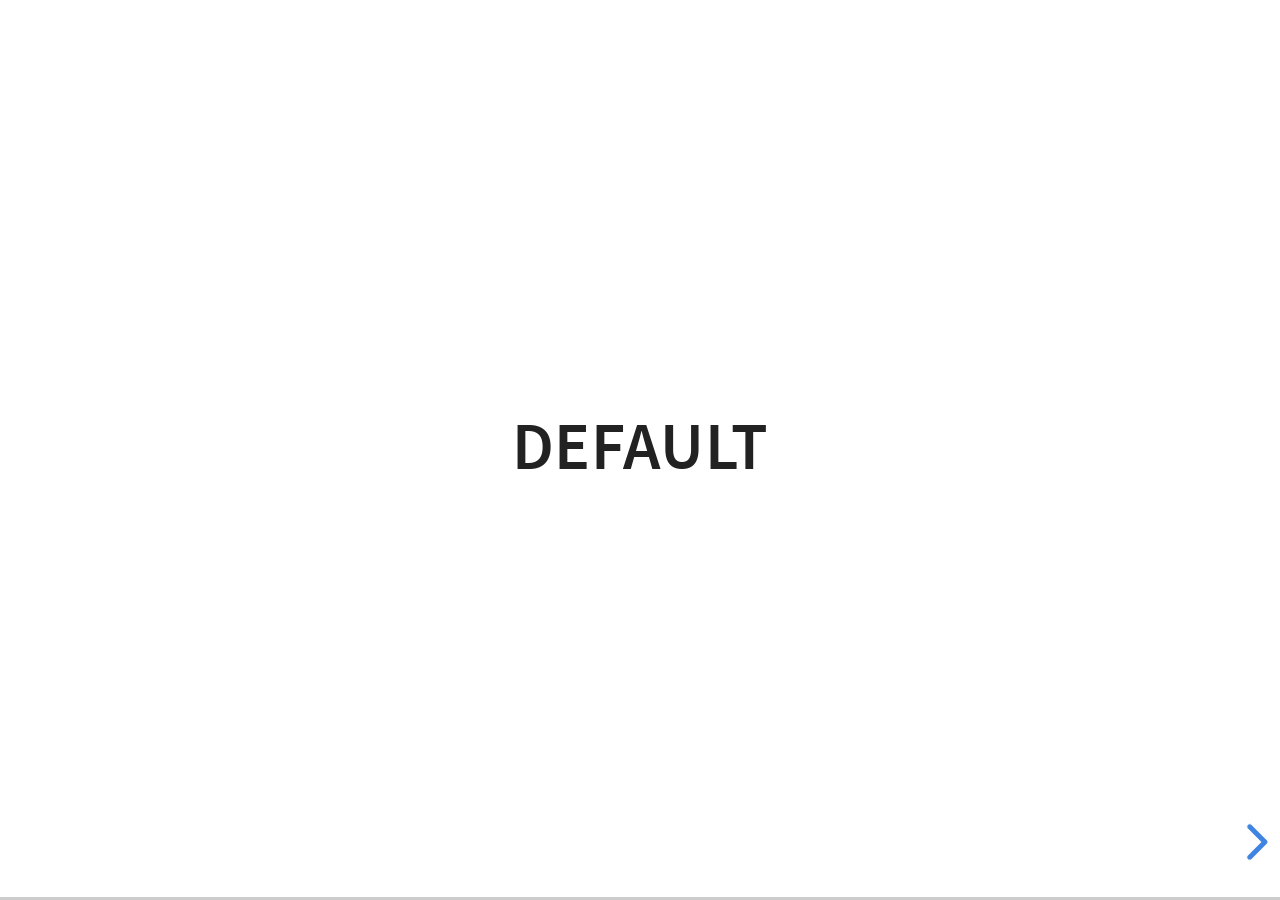
<file: lib/reveal.js/examples/transitions.html>
<!doctype html>
<html lang="en">

	<head>
		<meta charset="utf-8">

		<title>reveal.js - Slide Transitions</title>

		<link rel="stylesheet" href="../dist/reveal.css">
		<link rel="stylesheet" href="../dist/theme/white.css" id="theme">
		<style type="text/css" media="screen">
			.slides section.has-dark-background,
			.slides section.has-dark-background h3 {
				color: #fff;
			}
			.slides section.has-light-background,
			.slides section.has-light-background h3 {
				color: #222;
			}
		</style>
	</head>

	<body>

		<div class="reveal">

			<div class="slides">

				<section>
					<h3>Default</h3>
				</section>

				<section>
					<h3>Default</h3>
				</section>

				<section data-transition="zoom">
					<h3>data-transition: zoom</h3>
				</section>

				<section data-transition="zoom-in fade-out">
					<h3>data-transition: zoom-in fade-out</h3>
				</section>

				<section>
					<h3>Default</h3>
				</section>

				<section data-transition="convex">
					<h3>data-transition: convex</h3>
				</section>

				<section data-transition="convex-in concave-out">
					<h3>data-transition: convex-in concave-out</h3>
				</section>

				<section>
					<section data-transition="zoom">
						<h3>Default</h3>
					</section>
					<section data-transition="concave">
						<h3>data-transition: concave</h3>
					</section>
					<section data-transition="convex-in fade-out">
						<h3>data-transition: convex-in fade-out</h3>
					</section>
					<section>
						<h3>Default</h3>
					</section>
				</section>

				<section data-transition="none">
					<h3>data-transition: none</h3>
				</section>

				<section>
					<h3>Default</h3>
				</section>

			</div>

		</div>

		<script src="../dist/reveal.js"></script>
		<script>
			Reveal.initialize({
				center: true,
				history: true,

				// transition: 'slide',
				// transitionSpeed: 'slow',
				// backgroundTransition: 'slide'
			});
		</script>

	</body>
</html>
</file>
<file: lib/reveal.js/dist/theme/black.css>
/**
 * Black theme for reveal.js. This is the opposite of the 'white' theme.
 *
 * By Hakim El Hattab, http://hakim.se
 */
@import url(./fonts/source-sans-pro/source-sans-pro.css);
section.has-light-background, section.has-light-background h1, section.has-light-background h2, section.has-light-background h3, section.has-light-background h4, section.has-light-background h5, section.has-light-background h6 {
  color: #222;
}

/*********************************************
 * GLOBAL STYLES
 *********************************************/
:root {
  --r-background-color: #191919;
  --r-main-font: Source Sans Pro, Helvetica, sans-serif;
  --r-main-font-size: 42px;
  --r-main-color: #fff;
  --r-block-margin: 20px;
  --r-heading-margin: 0 0 20px 0;
  --r-heading-font: Source Sans Pro, Helvetica, sans-serif;
  --r-heading-color: #fff;
  --r-heading-line-height: 1.2;
  --r-heading-letter-spacing: normal;
  --r-heading-text-transform: uppercase;
  --r-heading-text-shadow: none;
  --r-heading-font-weight: 600;
  --r-heading1-text-shadow: none;
  --r-heading1-size: 2.5em;
  --r-heading2-size: 1.6em;
  --r-heading3-size: 1.3em;
  --r-heading4-size: 1em;
  --r-code-font: monospace;
  --r-link-color: #42affa;
  --r-link-color-dark: #068de9;
  --r-link-color-hover: #8dcffc;
  --r-selection-background-color: rgba(66, 175, 250, 0.75);
  --r-selection-color: #fff;
  --r-overlay-element-bg-color: 240, 240, 240;
  --r-overlay-element-fg-color: 0, 0, 0;
}

.reveal-viewport {
  background: #191919;
  background-color: var(--r-background-color);
}

.reveal {
  font-family: var(--r-main-font);
  font-size: var(--r-main-font-size);
  font-weight: normal;
  color: var(--r-main-color);
}

.reveal ::selection {
  color: var(--r-selection-color);
  background: var(--r-selection-background-color);
  text-shadow: none;
}

.reveal ::-moz-selection {
  color: var(--r-selection-color);
  background: var(--r-selection-background-color);
  text-shadow: none;
}

.reveal .slides section,
.reveal .slides section > section {
  line-height: 1.3;
  font-weight: inherit;
}

/*********************************************
 * HEADERS
 *********************************************/
.reveal h1,
.reveal h2,
.reveal h3,
.reveal h4,
.reveal h5,
.reveal h6 {
  margin: var(--r-heading-margin);
  color: var(--r-heading-color);
  font-family: var(--r-heading-font);
  font-weight: var(--r-heading-font-weight);
  line-height: var(--r-heading-line-height);
  letter-spacing: var(--r-heading-letter-spacing);
  text-transform: var(--r-heading-text-transform);
  text-shadow: var(--r-heading-text-shadow);
  word-wrap: break-word;
}

.reveal h1 {
  font-size: var(--r-heading1-size);
}

.reveal h2 {
  font-size: var(--r-heading2-size);
}

.reveal h3 {
  font-size: var(--r-heading3-size);
}

.reveal h4 {
  font-size: var(--r-heading4-size);
}

.reveal h1 {
  text-shadow: var(--r-heading1-text-shadow);
}

/*********************************************
 * OTHER
 *********************************************/
.reveal p {
  margin: var(--r-block-margin) 0;
  line-height: 1.3;
}

/* Remove trailing margins after titles */
.reveal h1:last-child,
.reveal h2:last-child,
.reveal h3:last-child,
.reveal h4:last-child,
.reveal h5:last-child,
.reveal h6:last-child {
  margin-bottom: 0;
}

/* Ensure certain elements are never larger than the slide itself */
.reveal img,
.reveal video,
.reveal iframe {
  max-width: 95%;
  max-height: 95%;
}

.reveal strong,
.reveal b {
  font-weight: bold;
}

.reveal em {
  font-style: italic;
}

.reveal ol,
.reveal dl,
.reveal ul {
  display: inline-block;
  text-align: left;
  margin: 0 0 0 1em;
}

.reveal ol {
  list-style-type: decimal;
}

.reveal ul {
  list-style-type: disc;
}

.reveal ul ul {
  list-style-type: square;
}

.reveal ul ul ul {
  list-style-type: circle;
}

.reveal ul ul,
.reveal ul ol,
.reveal ol ol,
.reveal ol ul {
  display: block;
  margin-left: 40px;
}

.reveal dt {
  font-weight: bold;
}

.reveal dd {
  margin-left: 40px;
}

.reveal blockquote {
  display: block;
  position: relative;
  width: 70%;
  margin: var(--r-block-margin) auto;
  padding: 5px;
  font-style: italic;
  background: rgba(255, 255, 255, 0.05);
  box-shadow: 0px 0px 2px rgba(0, 0, 0, 0.2);
}

.reveal blockquote p:first-child,
.reveal blockquote p:last-child {
  display: inline-block;
}

.reveal q {
  font-style: italic;
}

.reveal pre {
  display: block;
  position: relative;
  width: 90%;
  margin: var(--r-block-margin) auto;
  text-align: left;
  font-size: 0.55em;
  font-family: var(--r-code-font);
  line-height: 1.2em;
  word-wrap: break-word;
  box-shadow: 0px 5px 15px rgba(0, 0, 0, 0.15);
}

.reveal code {
  font-family: var(--r-code-font);
  text-transform: none;
  tab-size: 2;
}

.reveal pre code {
  display: block;
  padding: 5px;
  overflow: auto;
  max-height: 400px;
  word-wrap: normal;
}

.reveal .code-wrapper {
  white-space: normal;
}

.reveal .code-wrapper code {
  white-space: pre;
}

.reveal table {
  margin: auto;
  border-collapse: collapse;
  border-spacing: 0;
}

.reveal table th {
  font-weight: bold;
}

.reveal table th,
.reveal table td {
  text-align: left;
  padding: 0.2em 0.5em 0.2em 0.5em;
  border-bottom: 1px solid;
}

.reveal table th[align=center],
.reveal table td[align=center] {
  text-align: center;
}

.reveal table th[align=right],
.reveal table td[align=right] {
  text-align: right;
}

.reveal table tbody tr:last-child th,
.reveal table tbody tr:last-child td {
  border-bottom: none;
}

.reveal sup {
  vertical-align: super;
  font-size: smaller;
}

.reveal sub {
  vertical-align: sub;
  font-size: smaller;
}

.reveal small {
  display: inline-block;
  font-size: 0.6em;
  line-height: 1.2em;
  vertical-align: top;
}

.reveal small * {
  vertical-align: top;
}

.reveal img {
  margin: var(--r-block-margin) 0;
}

/*********************************************
 * LINKS
 *********************************************/
.reveal a {
  color: var(--r-link-color);
  text-decoration: none;
  transition: color 0.15s ease;
}

.reveal a:hover {
  color: var(--r-link-color-hover);
  text-shadow: none;
  border: none;
}

.reveal .roll span:after {
  color: #fff;
  background: var(--r-link-color-dark);
}

/*********************************************
 * Frame helper
 *********************************************/
.reveal .r-frame {
  border: 4px solid var(--r-main-color);
  box-shadow: 0 0 10px rgba(0, 0, 0, 0.15);
}

.reveal a .r-frame {
  transition: all 0.15s linear;
}

.reveal a:hover .r-frame {
  border-color: var(--r-link-color);
  box-shadow: 0 0 20px rgba(0, 0, 0, 0.55);
}

/*********************************************
 * NAVIGATION CONTROLS
 *********************************************/
.reveal .controls {
  color: var(--r-link-color);
}

/*********************************************
 * PROGRESS BAR
 *********************************************/
.reveal .progress {
  background: rgba(0, 0, 0, 0.2);
  color: var(--r-link-color);
}

/*********************************************
 * PRINT BACKGROUND
 *********************************************/
@media print {
  .backgrounds {
    background-color: var(--r-background-color);
  }
}
</file>
<file: lib/reveal.js/plugin/highlight/monokai.css>
/*
Monokai style - ported by Luigi Maselli - http://grigio.org
*/

.hljs {
  display: block;
  overflow-x: auto;
  padding: 0.5em;
  background: #272822;
  color: #ddd;
}

.hljs-tag,
.hljs-keyword,
.hljs-selector-tag,
.hljs-literal,
.hljs-strong,
.hljs-name {
  color: #f92672;
}

.hljs-code {
  color: #66d9ef;
}

.hljs-class .hljs-title {
  color: white;
}

.hljs-attribute,
.hljs-symbol,
.hljs-regexp,
.hljs-link {
  color: #bf79db;
}

.hljs-string,
.hljs-bullet,
.hljs-subst,
.hljs-title,
.hljs-section,
.hljs-emphasis,
.hljs-type,
.hljs-built_in,
.hljs-builtin-name,
.hljs-selector-attr,
.hljs-selector-pseudo,
.hljs-addition,
.hljs-variable,
.hljs-template-tag,
.hljs-template-variable {
  color: #a6e22e;
}

.hljs-comment,
.hljs-quote,
.hljs-deletion,
.hljs-meta {
  color: #75715e;
}

.hljs-keyword,
.hljs-selector-tag,
.hljs-literal,
.hljs-doctag,
.hljs-title,
.hljs-section,
.hljs-type,
.hljs-selector-id {
  font-weight: bold;
}
</file>
<file: lib/reveal.js/dist/theme/serif.css>
/**
 * A simple theme for reveal.js presentations, similar
 * to the default theme. The accent color is brown.
 *
 * This theme is Copyright (C) 2012-2013 Owen Versteeg, http://owenversteeg.com - it is MIT licensed.
 */
.reveal a {
  line-height: 1.3em;
}

section.has-dark-background, section.has-dark-background h1, section.has-dark-background h2, section.has-dark-background h3, section.has-dark-background h4, section.has-dark-background h5, section.has-dark-background h6 {
  color: #fff;
}

/*********************************************
 * GLOBAL STYLES
 *********************************************/
:root {
  --r-background-color: #F0F1EB;
  --r-main-font: Palatino Linotype, Book Antiqua, Palatino, FreeSerif, serif;
  --r-main-font-size: 40px;
  --r-main-color: #000;
  --r-block-margin: 20px;
  --r-heading-margin: 0 0 20px 0;
  --r-heading-font: Palatino Linotype, Book Antiqua, Palatino, FreeSerif, serif;
  --r-heading-color: #383D3D;
  --r-heading-line-height: 1.2;
  --r-heading-letter-spacing: normal;
  --r-heading-text-transform: none;
  --r-heading-text-shadow: none;
  --r-heading-font-weight: normal;
  --r-heading1-text-shadow: none;
  --r-heading1-size: 3.77em;
  --r-heading2-size: 2.11em;
  --r-heading3-size: 1.55em;
  --r-heading4-size: 1em;
  --r-code-font: monospace;
  --r-link-color: #51483D;
  --r-link-color-dark: #25211c;
  --r-link-color-hover: #8b7c69;
  --r-selection-background-color: #26351C;
  --r-selection-color: #fff;
  --r-overlay-element-bg-color: 0, 0, 0;
  --r-overlay-element-fg-color: 240, 240, 240;
}

.reveal-viewport {
  background: #F0F1EB;
  background-color: var(--r-background-color);
}

.reveal {
  font-family: var(--r-main-font);
  font-size: var(--r-main-font-size);
  font-weight: normal;
  color: var(--r-main-color);
}

.reveal ::selection {
  color: var(--r-selection-color);
  background: var(--r-selection-background-color);
  text-shadow: none;
}

.reveal ::-moz-selection {
  color: var(--r-selection-color);
  background: var(--r-selection-background-color);
  text-shadow: none;
}

.reveal .slides section,
.reveal .slides section > section {
  line-height: 1.3;
  font-weight: inherit;
}

/*********************************************
 * HEADERS
 *********************************************/
.reveal h1,
.reveal h2,
.reveal h3,
.reveal h4,
.reveal h5,
.reveal h6 {
  margin: var(--r-heading-margin);
  color: var(--r-heading-color);
  font-family: var(--r-heading-font);
  font-weight: var(--r-heading-font-weight);
  line-height: var(--r-heading-line-height);
  letter-spacing: var(--r-heading-letter-spacing);
  text-transform: var(--r-heading-text-transform);
  text-shadow: var(--r-heading-text-shadow);
  word-wrap: break-word;
}

.reveal h1 {
  font-size: var(--r-heading1-size);
}

.reveal h2 {
  font-size: var(--r-heading2-size);
}

.reveal h3 {
  font-size: var(--r-heading3-size);
}

.reveal h4 {
  font-size: var(--r-heading4-size);
}

.reveal h1 {
  text-shadow: var(--r-heading1-text-shadow);
}

/*********************************************
 * OTHER
 *********************************************/
.reveal p {
  margin: var(--r-block-margin) 0;
  line-height: 1.3;
}

/* Remove trailing margins after titles */
.reveal h1:last-child,
.reveal h2:last-child,
.reveal h3:last-child,
.reveal h4:last-child,
.reveal h5:last-child,
.reveal h6:last-child {
  margin-bottom: 0;
}

/* Ensure certain elements are never larger than the slide itself */
.reveal img,
.reveal video,
.reveal iframe {
  max-width: 95%;
  max-height: 95%;
}

.reveal strong,
.reveal b {
  font-weight: bold;
}

.reveal em {
  font-style: italic;
}

.reveal ol,
.reveal dl,
.reveal ul {
  display: inline-block;
  text-align: left;
  margin: 0 0 0 1em;
}

.reveal ol {
  list-style-type: decimal;
}

.reveal ul {
  list-style-type: disc;
}

.reveal ul ul {
  list-style-type: square;
}

.reveal ul ul ul {
  list-style-type: circle;
}

.reveal ul ul,
.reveal ul ol,
.reveal ol ol,
.reveal ol ul {
  display: block;
  margin-left: 40px;
}

.reveal dt {
  font-weight: bold;
}

.reveal dd {
  margin-left: 40px;
}

.reveal blockquote {
  display: block;
  position: relative;
  width: 70%;
  margin: var(--r-block-margin) auto;
  padding: 5px;
  font-style: italic;
  background: rgba(255, 255, 255, 0.05);
  box-shadow: 0px 0px 2px rgba(0, 0, 0, 0.2);
}

.reveal blockquote p:first-child,
.reveal blockquote p:last-child {
  display: inline-block;
}

.reveal q {
  font-style: italic;
}

.reveal pre {
  display: block;
  position: relative;
  width: 90%;
  margin: var(--r-block-margin) auto;
  text-align: left;
  font-size: 0.55em;
  font-family: var(--r-code-font);
  line-height: 1.2em;
  word-wrap: break-word;
  box-shadow: 0px 5px 15px rgba(0, 0, 0, 0.15);
}

.reveal code {
  font-family: var(--r-code-font);
  text-transform: none;
  tab-size: 2;
}

.reveal pre code {
  display: block;
  padding: 5px;
  overflow: auto;
  max-height: 400px;
  word-wrap: normal;
}

.reveal .code-wrapper {
  white-space: normal;
}

.reveal .code-wrapper code {
  white-space: pre;
}

.reveal table {
  margin: auto;
  border-collapse: collapse;
  border-spacing: 0;
}

.reveal table th {
  font-weight: bold;
}

.reveal table th,
.reveal table td {
  text-align: left;
  padding: 0.2em 0.5em 0.2em 0.5em;
  border-bottom: 1px solid;
}

.reveal table th[align=center],
.reveal table td[align=center] {
  text-align: center;
}

.reveal table th[align=right],
.reveal table td[align=right] {
  text-align: right;
}

.reveal table tbody tr:last-child th,
.reveal table tbody tr:last-child td {
  border-bottom: none;
}

.reveal sup {
  vertical-align: super;
  font-size: smaller;
}

.reveal sub {
  vertical-align: sub;
  font-size: smaller;
}

.reveal small {
  display: inline-block;
  font-size: 0.6em;
  line-height: 1.2em;
  vertical-align: top;
}

.reveal small * {
  vertical-align: top;
}

.reveal img {
  margin: var(--r-block-margin) 0;
}

/*********************************************
 * LINKS
 *********************************************/
.reveal a {
  color: var(--r-link-color);
  text-decoration: none;
  transition: color 0.15s ease;
}

.reveal a:hover {
  color: var(--r-link-color-hover);
  text-shadow: none;
  border: none;
}

.reveal .roll span:after {
  color: #fff;
  background: var(--r-link-color-dark);
}

/*********************************************
 * Frame helper
 *********************************************/
.reveal .r-frame {
  border: 4px solid var(--r-main-color);
  box-shadow: 0 0 10px rgba(0, 0, 0, 0.15);
}

.reveal a .r-frame {
  transition: all 0.15s linear;
}

.reveal a:hover .r-frame {
  border-color: var(--r-link-color);
  box-shadow: 0 0 20px rgba(0, 0, 0, 0.55);
}

/*********************************************
 * NAVIGATION CONTROLS
 *********************************************/
.reveal .controls {
  color: var(--r-link-color);
}

/*********************************************
 * PROGRESS BAR
 *********************************************/
.reveal .progress {
  background: rgba(0, 0, 0, 0.2);
  color: var(--r-link-color);
}

/*********************************************
 * PRINT BACKGROUND
 *********************************************/
@media print {
  .backgrounds {
    background-color: var(--r-background-color);
  }
}
</file>
<file: lib/reveal.js/dist/theme/white.css>
/**
 * White theme for reveal.js. This is the opposite of the 'black' theme.
 *
 * By Hakim El Hattab, http://hakim.se
 */
@import url(./fonts/source-sans-pro/source-sans-pro.css);
section.has-dark-background, section.has-dark-background h1, section.has-dark-background h2, section.has-dark-background h3, section.has-dark-background h4, section.has-dark-background h5, section.has-dark-background h6 {
  color: #fff;
}

/*********************************************
 * GLOBAL STYLES
 *********************************************/
:root {
  --r-background-color: #fff;
  --r-main-font: Source Sans Pro, Helvetica, sans-serif;
  --r-main-font-size: 42px;
  --r-main-color: #222;
  --r-block-margin: 20px;
  --r-heading-margin: 0 0 20px 0;
  --r-heading-font: Source Sans Pro, Helvetica, sans-serif;
  --r-heading-color: #222;
  --r-heading-line-height: 1.2;
  --r-heading-letter-spacing: normal;
  --r-heading-text-transform: uppercase;
  --r-heading-text-shadow: none;
  --r-heading-font-weight: 600;
  --r-heading1-text-shadow: none;
  --r-heading1-size: 2.5em;
  --r-heading2-size: 1.6em;
  --r-heading3-size: 1.3em;
  --r-heading4-size: 1em;
  --r-code-font: monospace;
  --r-link-color: #2a76dd;
  --r-link-color-dark: #1a53a1;
  --r-link-color-hover: #6ca0e8;
  --r-selection-background-color: #98bdef;
  --r-selection-color: #fff;
  --r-overlay-element-bg-color: 0, 0, 0;
  --r-overlay-element-fg-color: 240, 240, 240;
}

.reveal-viewport {
  background: #fff;
  background-color: var(--r-background-color);
}

.reveal {
  font-family: var(--r-main-font);
  font-size: var(--r-main-font-size);
  font-weight: normal;
  color: var(--r-main-color);
}

.reveal ::selection {
  color: var(--r-selection-color);
  background: var(--r-selection-background-color);
  text-shadow: none;
}

.reveal ::-moz-selection {
  color: var(--r-selection-color);
  background: var(--r-selection-background-color);
  text-shadow: none;
}

.reveal .slides section,
.reveal .slides section > section {
  line-height: 1.3;
  font-weight: inherit;
}

/*********************************************
 * HEADERS
 *********************************************/
.reveal h1,
.reveal h2,
.reveal h3,
.reveal h4,
.reveal h5,
.reveal h6 {
  margin: var(--r-heading-margin);
  color: var(--r-heading-color);
  font-family: var(--r-heading-font);
  font-weight: var(--r-heading-font-weight);
  line-height: var(--r-heading-line-height);
  letter-spacing: var(--r-heading-letter-spacing);
  text-transform: var(--r-heading-text-transform);
  text-shadow: var(--r-heading-text-shadow);
  word-wrap: break-word;
}

.reveal h1 {
  font-size: var(--r-heading1-size);
}

.reveal h2 {
  font-size: var(--r-heading2-size);
}

.reveal h3 {
  font-size: var(--r-heading3-size);
}

.reveal h4 {
  font-size: var(--r-heading4-size);
}

.reveal h1 {
  text-shadow: var(--r-heading1-text-shadow);
}

/*********************************************
 * OTHER
 *********************************************/
.reveal p {
  margin: var(--r-block-margin) 0;
  line-height: 1.3;
}

/* Remove trailing margins after titles */
.reveal h1:last-child,
.reveal h2:last-child,
.reveal h3:last-child,
.reveal h4:last-child,
.reveal h5:last-child,
.reveal h6:last-child {
  margin-bottom: 0;
}

/* Ensure certain elements are never larger than the slide itself */
.reveal img,
.reveal video,
.reveal iframe {
  max-width: 95%;
  max-height: 95%;
}

.reveal strong,
.reveal b {
  font-weight: bold;
}

.reveal em {
  font-style: italic;
}

.reveal ol,
.reveal dl,
.reveal ul {
  display: inline-block;
  text-align: left;
  margin: 0 0 0 1em;
}

.reveal ol {
  list-style-type: decimal;
}

.reveal ul {
  list-style-type: disc;
}

.reveal ul ul {
  list-style-type: square;
}

.reveal ul ul ul {
  list-style-type: circle;
}

.reveal ul ul,
.reveal ul ol,
.reveal ol ol,
.reveal ol ul {
  display: block;
  margin-left: 40px;
}

.reveal dt {
  font-weight: bold;
}

.reveal dd {
  margin-left: 40px;
}

.reveal blockquote {
  display: block;
  position: relative;
  width: 70%;
  margin: var(--r-block-margin) auto;
  padding: 5px;
  font-style: italic;
  background: rgba(255, 255, 255, 0.05);
  box-shadow: 0px 0px 2px rgba(0, 0, 0, 0.2);
}

.reveal blockquote p:first-child,
.reveal blockquote p:last-child {
  display: inline-block;
}

.reveal q {
  font-style: italic;
}

.reveal pre {
  display: block;
  position: relative;
  width: 90%;
  margin: var(--r-block-margin) auto;
  text-align: left;
  font-size: 0.55em;
  font-family: var(--r-code-font);
  line-height: 1.2em;
  word-wrap: break-word;
  box-shadow: 0px 5px 15px rgba(0, 0, 0, 0.15);
}

.reveal code {
  font-family: var(--r-code-font);
  text-transform: none;
  tab-size: 2;
}

.reveal pre code {
  display: block;
  padding: 5px;
  overflow: auto;
  max-height: 400px;
  word-wrap: normal;
}

.reveal .code-wrapper {
  white-space: normal;
}

.reveal .code-wrapper code {
  white-space: pre;
}

.reveal table {
  margin: auto;
  border-collapse: collapse;
  border-spacing: 0;
}

.reveal table th {
  font-weight: bold;
}

.reveal table th,
.reveal table td {
  text-align: left;
  padding: 0.2em 0.5em 0.2em 0.5em;
  border-bottom: 1px solid;
}

.reveal table th[align=center],
.reveal table td[align=center] {
  text-align: center;
}

.reveal table th[align=right],
.reveal table td[align=right] {
  text-align: right;
}

.reveal table tbody tr:last-child th,
.reveal table tbody tr:last-child td {
  border-bottom: none;
}

.reveal sup {
  vertical-align: super;
  font-size: smaller;
}

.reveal sub {
  vertical-align: sub;
  font-size: smaller;
}

.reveal small {
  display: inline-block;
  font-size: 0.6em;
  line-height: 1.2em;
  vertical-align: top;
}

.reveal small * {
  vertical-align: top;
}

.reveal img {
  margin: var(--r-block-margin) 0;
}

/*********************************************
 * LINKS
 *********************************************/
.reveal a {
  color: var(--r-link-color);
  text-decoration: none;
  transition: color 0.15s ease;
}

.reveal a:hover {
  color: var(--r-link-color-hover);
  text-shadow: none;
  border: none;
}

.reveal .roll span:after {
  color: #fff;
  background: var(--r-link-color-dark);
}

/*********************************************
 * Frame helper
 *********************************************/
.reveal .r-frame {
  border: 4px solid var(--r-main-color);
  box-shadow: 0 0 10px rgba(0, 0, 0, 0.15);
}

.reveal a .r-frame {
  transition: all 0.15s linear;
}

.reveal a:hover .r-frame {
  border-color: var(--r-link-color);
  box-shadow: 0 0 20px rgba(0, 0, 0, 0.55);
}

/*********************************************
 * NAVIGATION CONTROLS
 *********************************************/
.reveal .controls {
  color: var(--r-link-color);
}

/*********************************************
 * PROGRESS BAR
 *********************************************/
.reveal .progress {
  background: rgba(0, 0, 0, 0.2);
  color: var(--r-link-color);
}

/*********************************************
 * PRINT BACKGROUND
 *********************************************/
@media print {
  .backgrounds {
    background-color: var(--r-background-color);
  }
}
</file>
